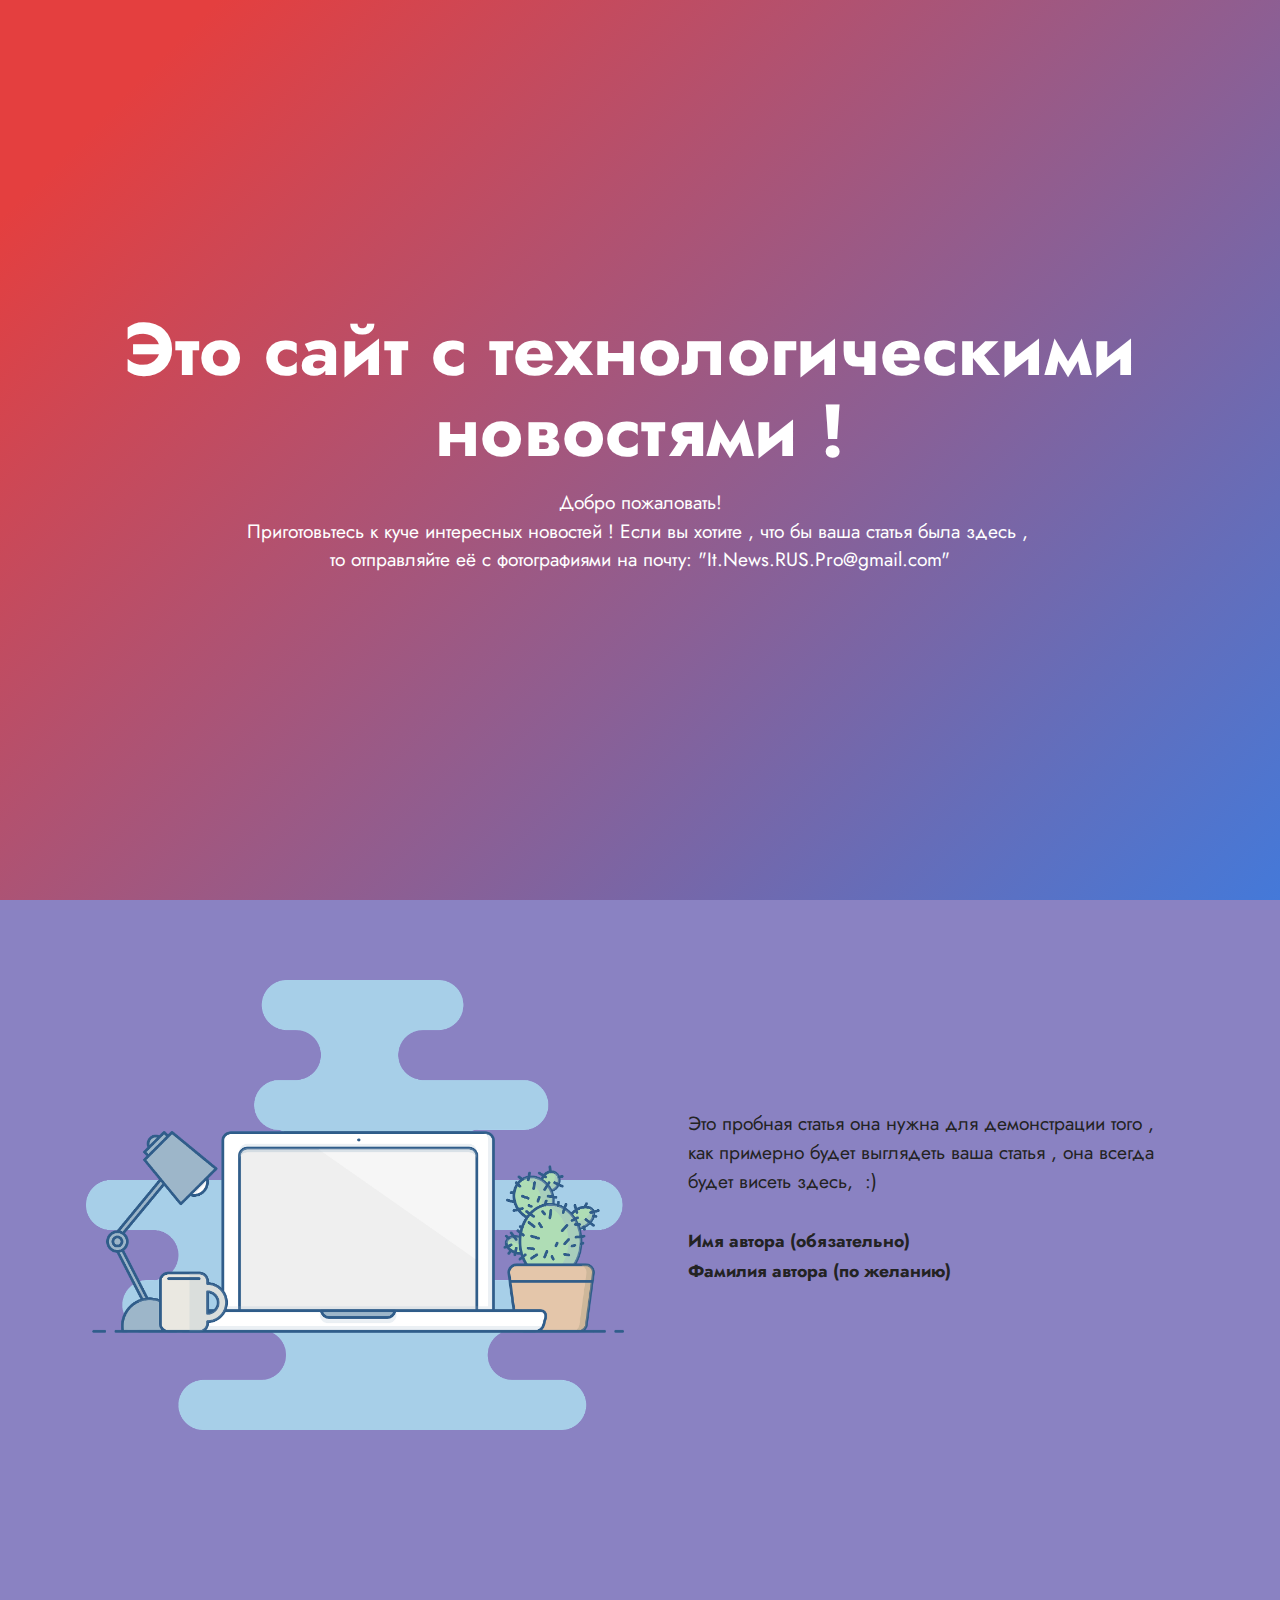
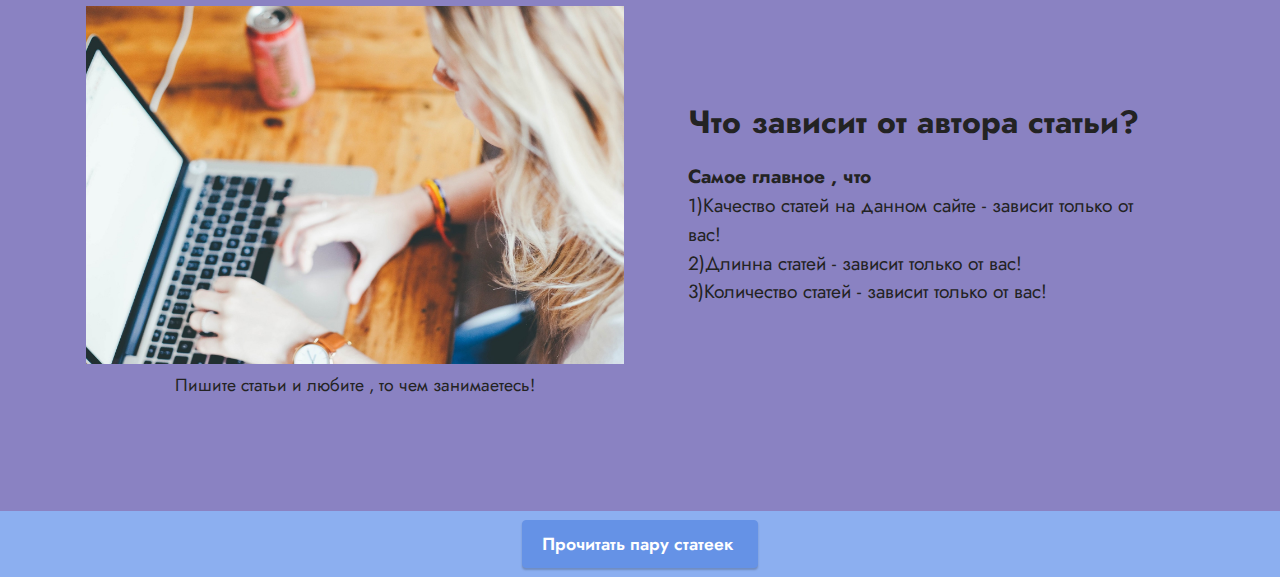
<file: index.html>
<!DOCTYPE html>
<html  >
<head>
  <!-- Site made with Mobirise Website Builder v5.6.8, https://mobirise.com -->
  <meta charset="UTF-8">
  <meta http-equiv="X-UA-Compatible" content="IE=edge">
  <meta name="generator" content="Mobirise v5.6.8, mobirise.com">
  <meta name="twitter:card" content="summary_large_image"/>
  <meta name="twitter:image:src" content="">
  <meta property="og:image" content="">
  <meta name="twitter:title" content="Home">
  <meta name="viewport" content="width=device-width, initial-scale=1, minimum-scale=1">
  <link rel="shortcut icon" href="assets/images/logo5.png" type="image/x-icon">
  <meta name="description" content="">
  
  
  <title>Home</title>
  <link rel="stylesheet" href="assets/bootstrap/css/bootstrap.min.css">
  <link rel="stylesheet" href="assets/bootstrap/css/bootstrap-grid.min.css">
  <link rel="stylesheet" href="assets/bootstrap/css/bootstrap-reboot.min.css">
  <link rel="stylesheet" href="assets/theme/css/style.css">
  <link rel="preload" href="https://fonts.googleapis.com/css?family=Jost:100,200,300,400,500,600,700,800,900,100i,200i,300i,400i,500i,600i,700i,800i,900i&display=swap" as="style" onload="this.onload=null;this.rel='stylesheet'">
  <noscript><link rel="stylesheet" href="https://fonts.googleapis.com/css?family=Jost:100,200,300,400,500,600,700,800,900,100i,200i,300i,400i,500i,600i,700i,800i,900i&display=swap"></noscript>
  <link rel="preload" as="style" href="assets/mobirise/css/mbr-additional.css"><link rel="stylesheet" href="assets/mobirise/css/mbr-additional.css" type="text/css">
  
  
  
  
</head>
<body>
  
  <section data-bs-version="5.1" class="header18 cid-t5eNy3WmqI mbr-fullscreen" id="header18-0">

    

    
    

    <div class="align-center container-fluid">
        <div class="row justify-content-center">
            <div class="col-12 col-lg-11">
                <h1 class="mbr-section-title mbr-fonts-style mbr-white mb-3 display-1"><strong>Это сайт с технологическими&nbsp; новостями !</strong></h1>
                
                <p class="mbr-text mbr-fonts-style mbr-white display-7">Добро пожаловать! <br>Приготовьтесь к куче интересных новостей ! Если вы хотите , что бы ваша статья была здесь ,&nbsp;<br>то отправляйте её с фотографиями на почту: "It.News.RUS.Pro@gmail.com"</p>
                
            </div>
        </div>
    </div>
</section>

<section data-bs-version="5.1" class="testimonials1 cid-t5eSkUOCcX" id="testimonials1-1">
    

    
    
    <div class="container">
        
        <div class="row align-items-center">
            <div class="col-12 col-md-6">
                <div class="image-wrapper">
                    <img src="assets/images/mbr.png" alt="Mobirise Website Builder">
                </div>
            </div>
            <div class="col-12 col-md">
                <div class="text-wrapper">
                    <p class="mbr-text mbr-fonts-style mb-4 display-7">Это пробная статья она нужна для демонстрации того , как примерно будет выглядеть ваша статья , она всегда будет висеть здесь,&nbsp; :)</p>
                    <p class="name mbr-fonts-style mb-1 display-4"><strong>Имя автора (обязательно)</strong></p>
                    <p class="position mbr-fonts-style display-4"><strong>Фамилия автора (по желанию)</strong></p>
                </div>
            </div>
        </div>
    </div>
</section>

<section data-bs-version="5.1" class="image1 cid-t5kgQMEmjy" id="image1-d">
    

    
    

    <div class="container">
        <div class="row align-items-center">
            <div class="col-12 col-lg-6">
                <div class="image-wrapper">
                    <img src="assets/images/mbr.jpg" alt="Mobirise Website Builder">
                    <p class="mbr-description mbr-fonts-style pt-2 align-center display-4">Пишите статьи и любите , то чем занимаетесь!</p>
                </div>
            </div>
            <div class="col-12 col-lg">
                <div class="text-wrapper">
                    <h3 class="mbr-section-title mbr-fonts-style mb-3 display-5"><strong>Что зависит от автора статьи?</strong></h3>
                    <p class="mbr-text mbr-fonts-style display-7"><strong>Самое главное , что <br></strong>1)Качество статей на данном сайте - зависит только от вас! <br>2)Длинна статей - зависит только от вас!&nbsp;<br>3)Количество статей - зависит только от вас!</p>
                </div>
            </div>
        </div>
    </div>
</section>

<section data-bs-version="5.1" class="content11 cid-t5f3tTS623" id="content11-6">
    
    <div class="container">
        <div class="row justify-content-center">
            <div class="col-md-12 col-lg-4">
                <div class="mbr-section-btn align-center"><a class="btn btn-primary display-4" href="page1.html">Прочитать пару статеек&nbsp;</a></div>
            </div>
        </div>
    </div>


      
</body>
</html>
</file>
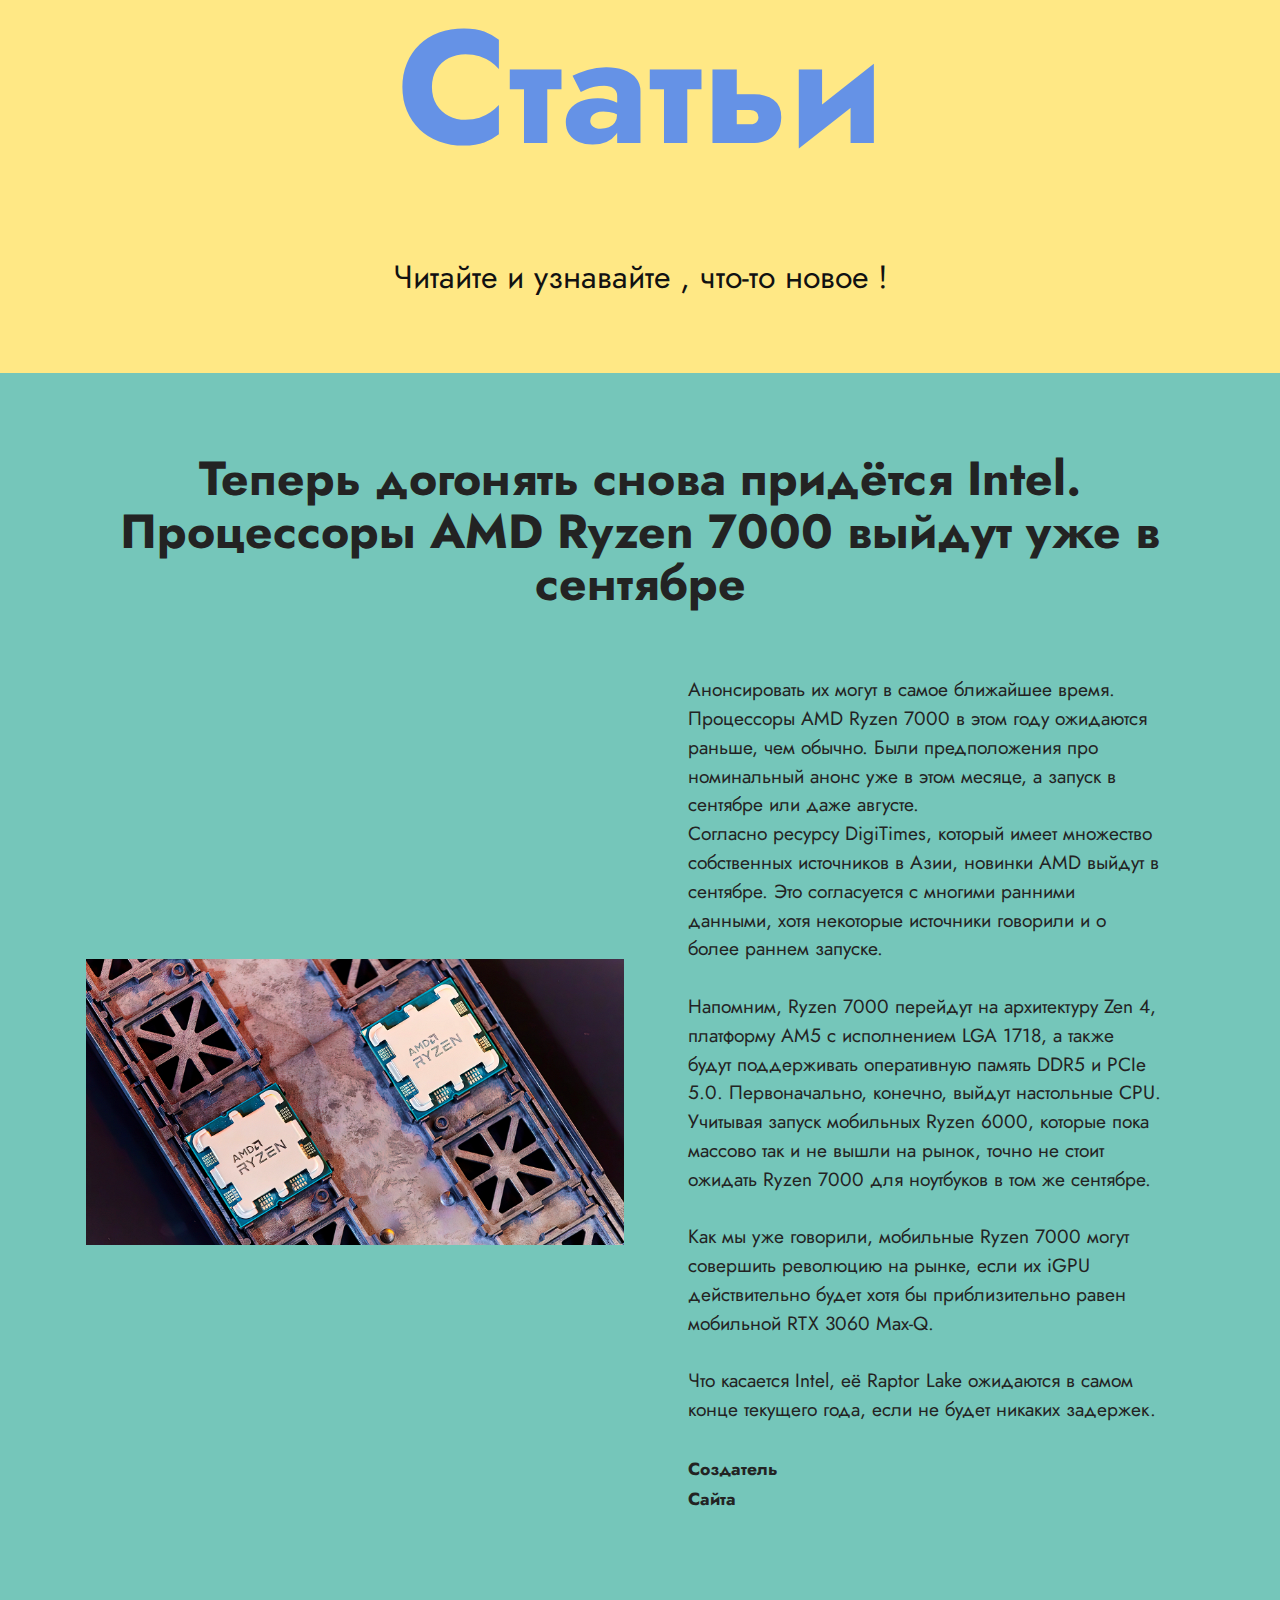
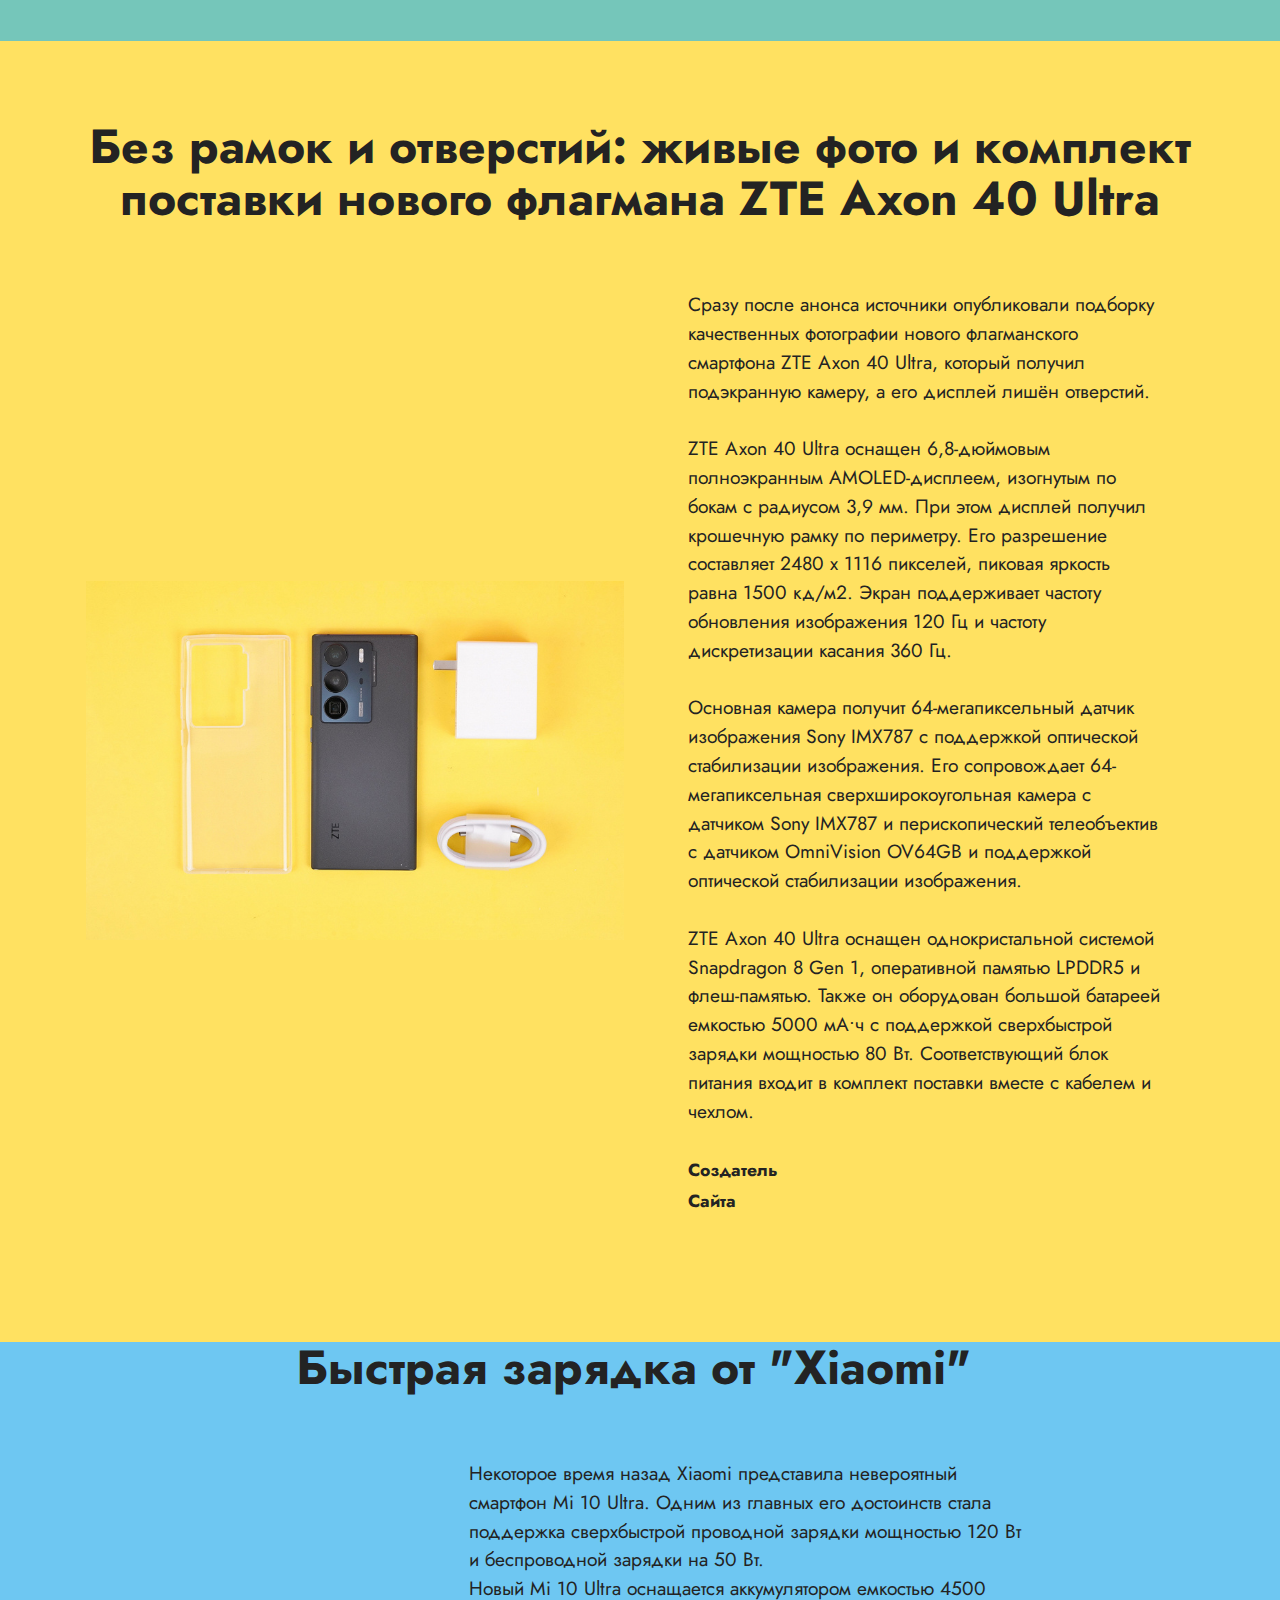
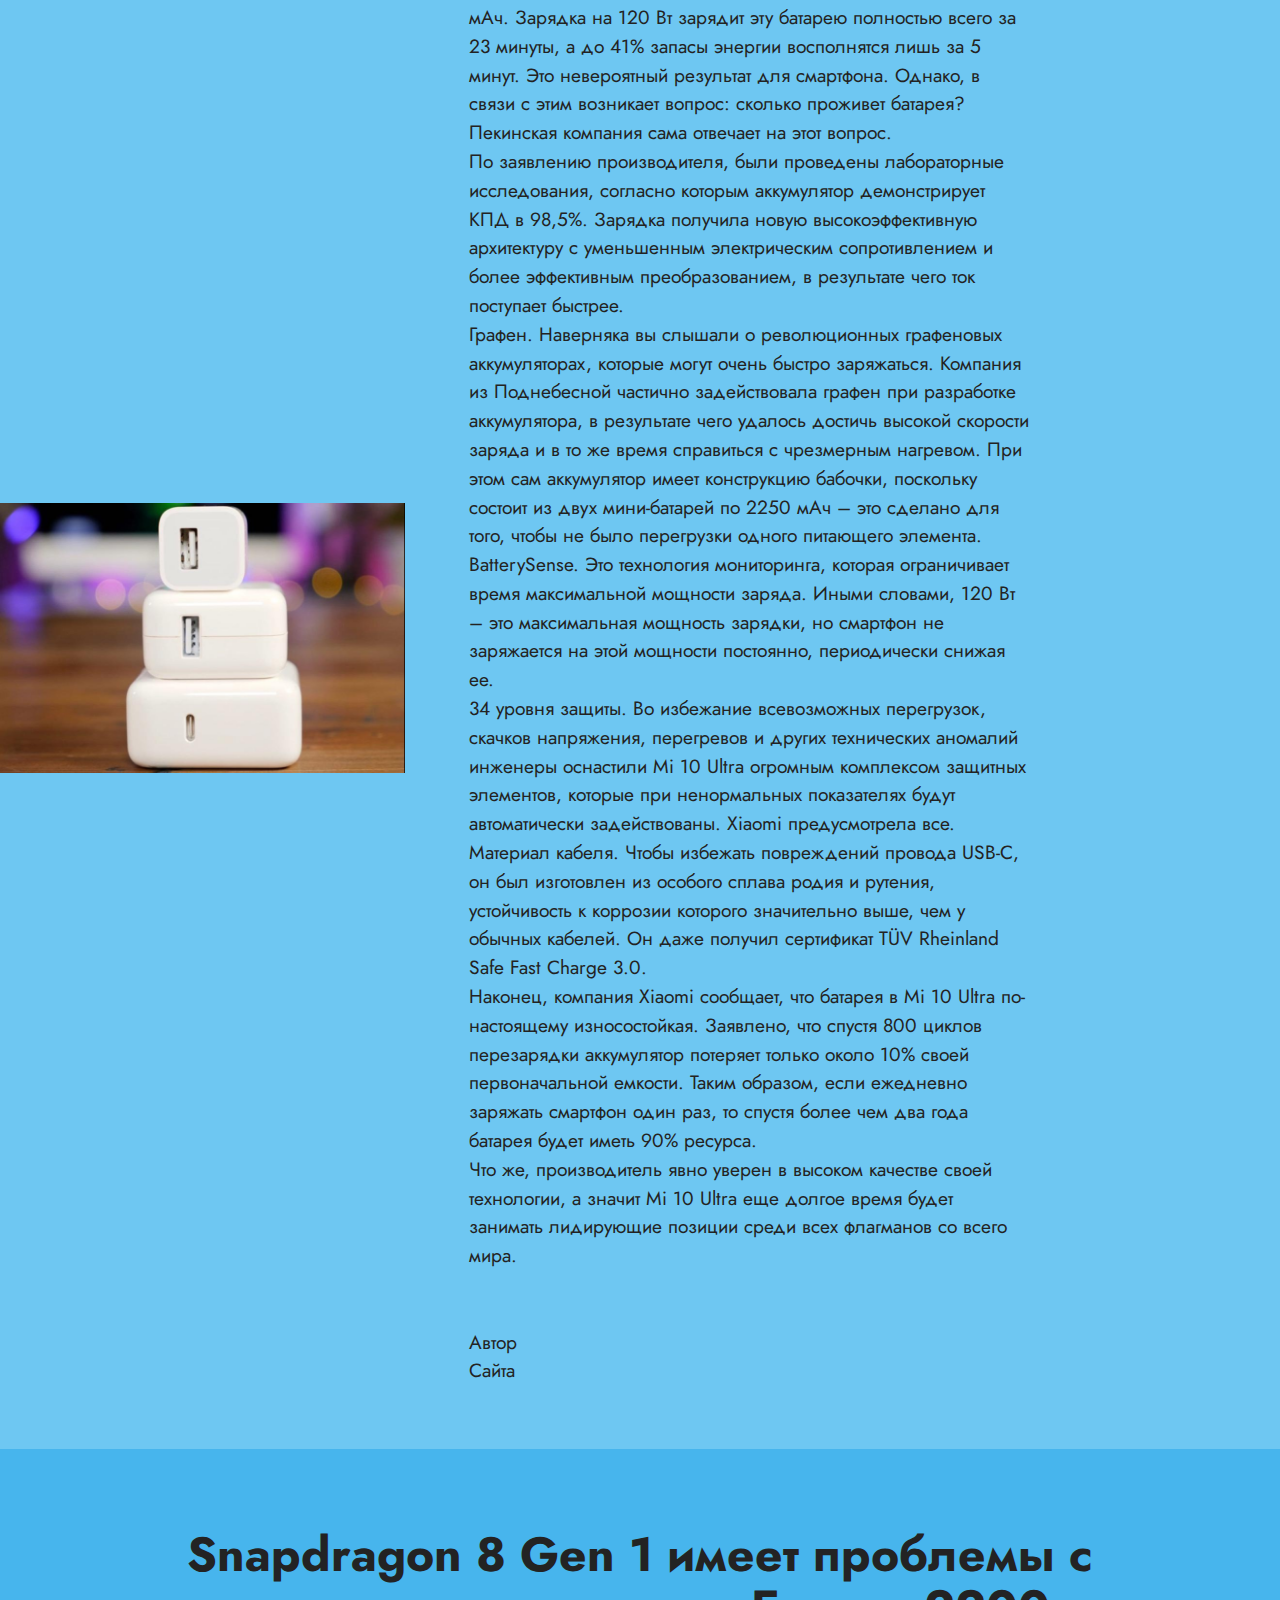
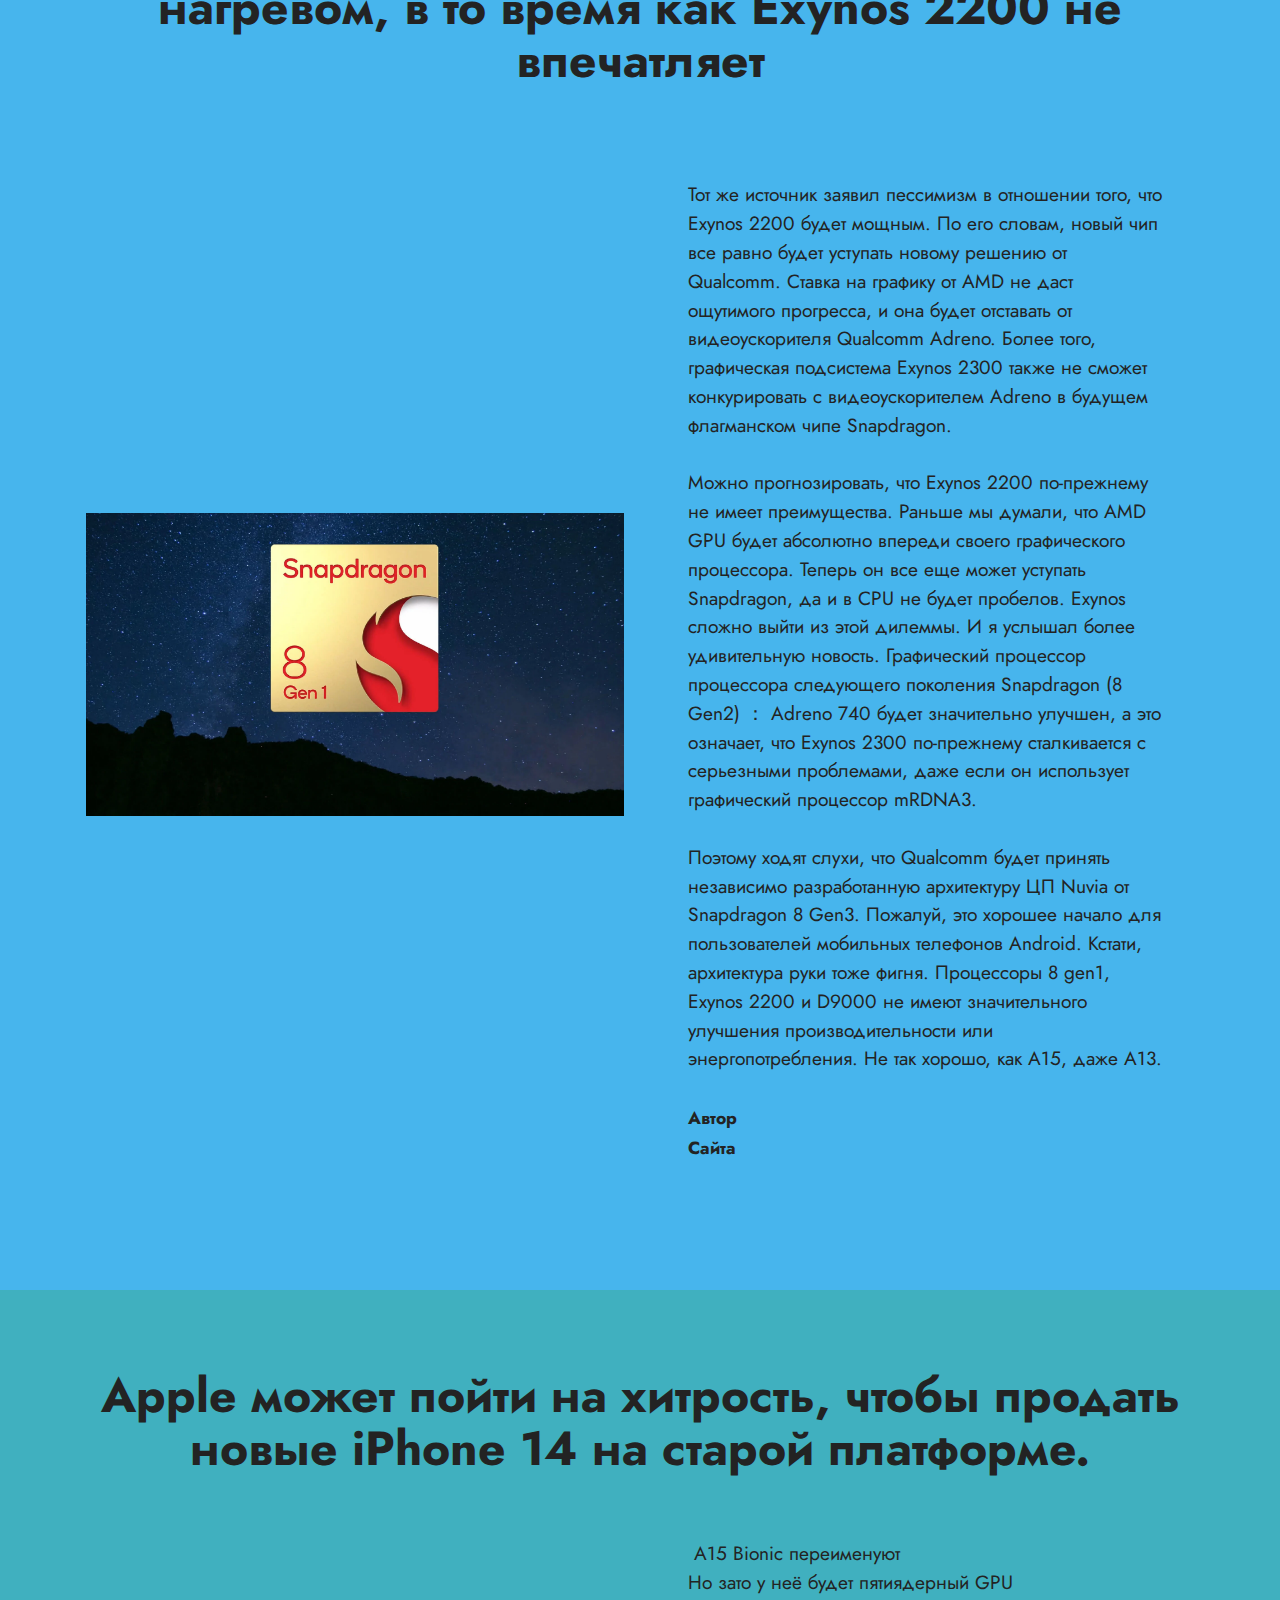
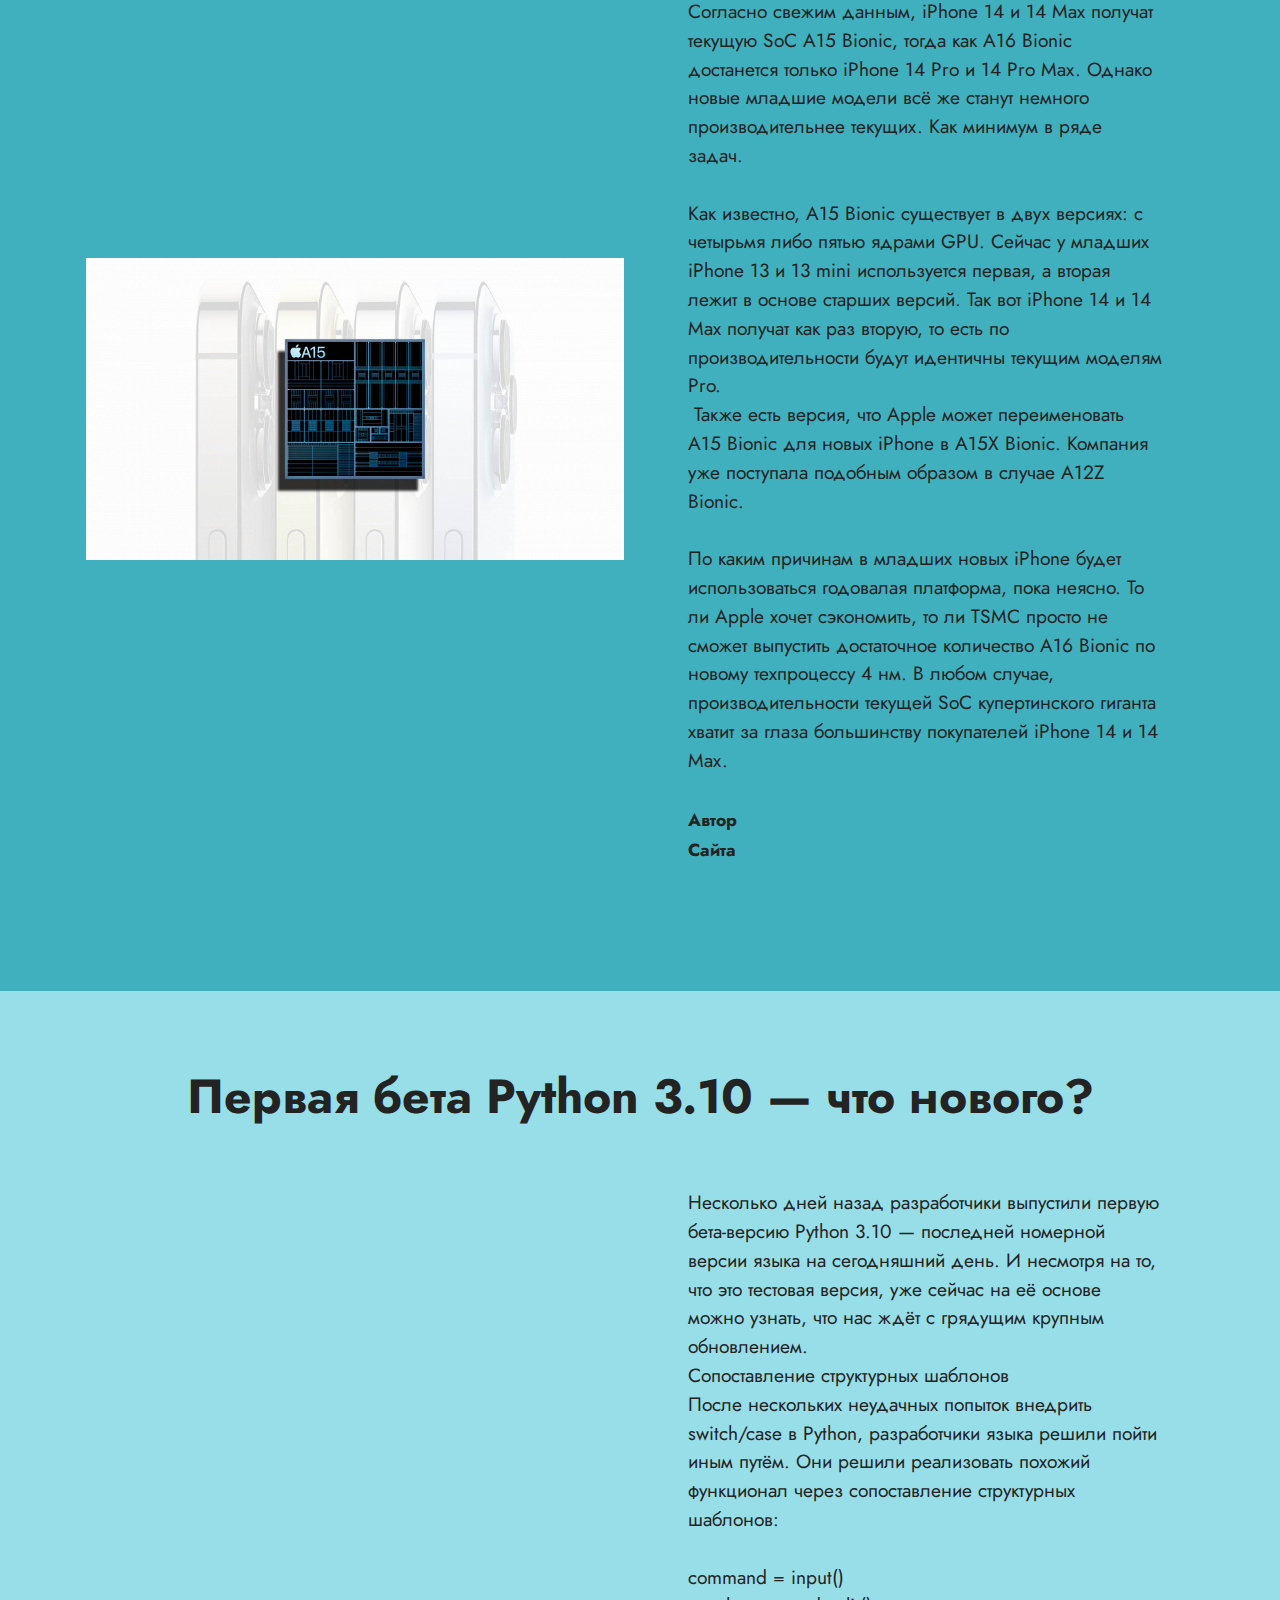
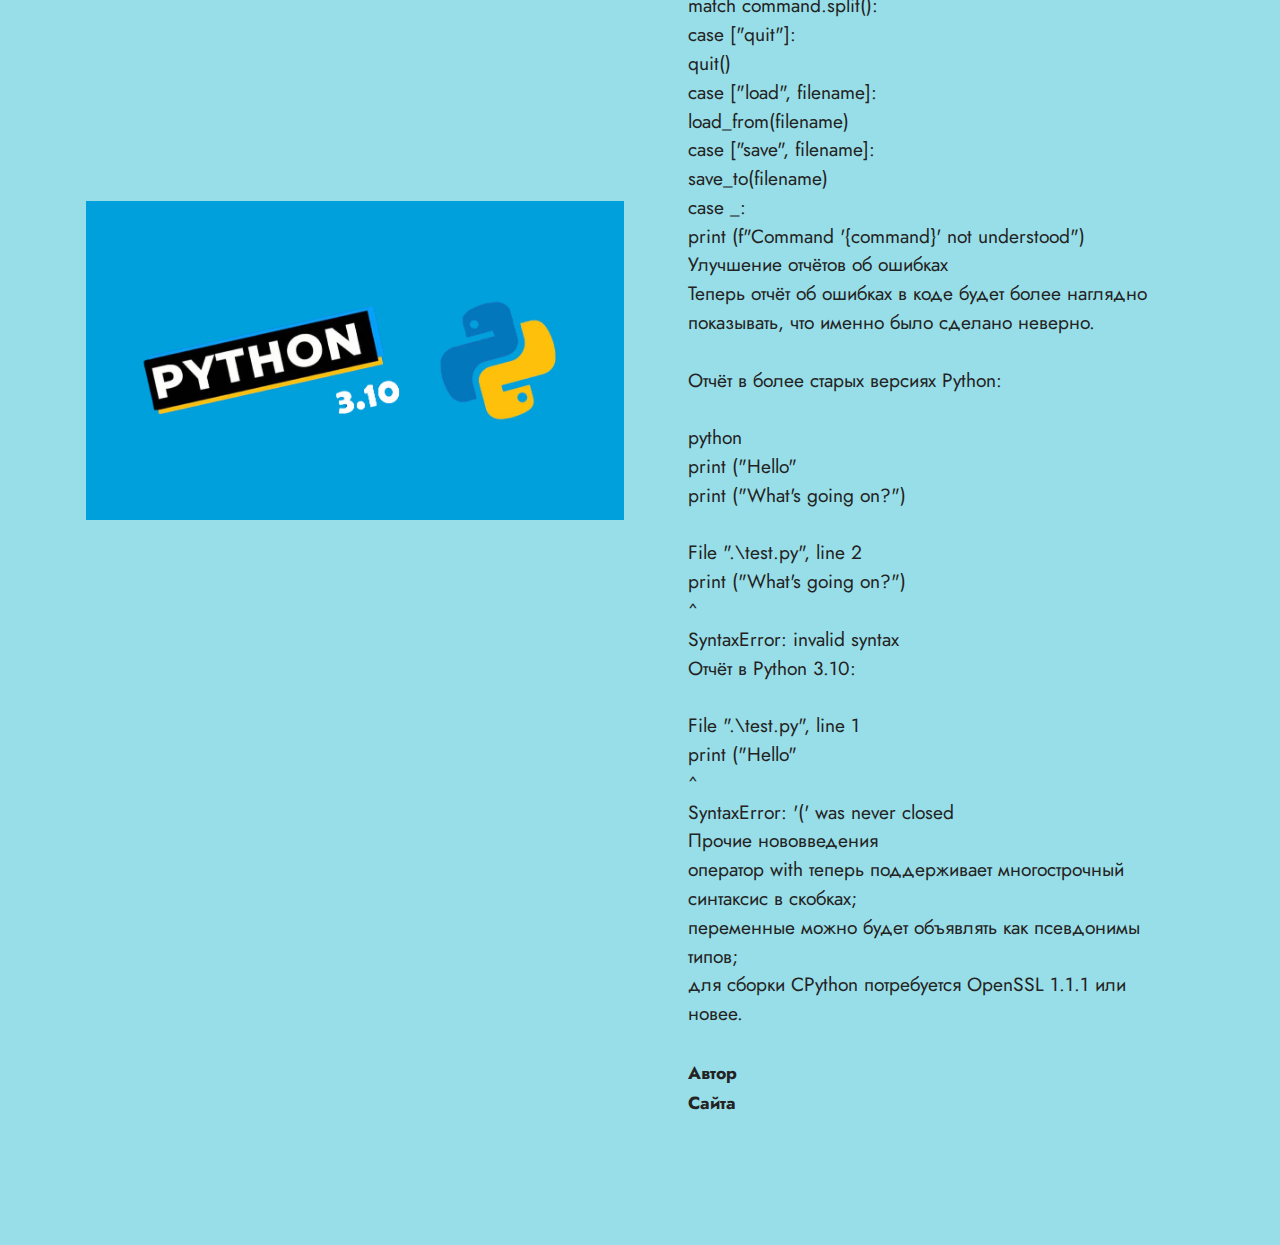
<file: page1.html>
<!DOCTYPE html>
<html  >
<head>
  <!-- Site made with Mobirise Website Builder v5.6.8, https://mobirise.com -->
  <meta charset="UTF-8">
  <meta http-equiv="X-UA-Compatible" content="IE=edge">
  <meta name="generator" content="Mobirise v5.6.8, mobirise.com">
  <meta name="twitter:card" content="summary_large_image"/>
  <meta name="twitter:image:src" content="">
  <meta property="og:image" content="">
  <meta name="twitter:title" content="Статьи">
  <meta name="viewport" content="width=device-width, initial-scale=1, minimum-scale=1">
  <link rel="shortcut icon" href="assets/images/logo5.png" type="image/x-icon">
  <meta name="description" content="">
  
  
  <title>Статьи</title>
  <link rel="stylesheet" href="assets/web/assets/mobirise-icons2/mobirise2.css">
  <link rel="stylesheet" href="assets/bootstrap/css/bootstrap.min.css">
  <link rel="stylesheet" href="assets/bootstrap/css/bootstrap-grid.min.css">
  <link rel="stylesheet" href="assets/bootstrap/css/bootstrap-reboot.min.css">
  <link rel="stylesheet" href="assets/theme/css/style.css">
  <link rel="preload" href="https://fonts.googleapis.com/css?family=Jost:100,200,300,400,500,600,700,800,900,100i,200i,300i,400i,500i,600i,700i,800i,900i&display=swap" as="style" onload="this.onload=null;this.rel='stylesheet'">
  <noscript><link rel="stylesheet" href="https://fonts.googleapis.com/css?family=Jost:100,200,300,400,500,600,700,800,900,100i,200i,300i,400i,500i,600i,700i,800i,900i&display=swap"></noscript>
  <link rel="preload" as="style" href="assets/mobirise/css/mbr-additional.css"><link rel="stylesheet" href="assets/mobirise/css/mbr-additional.css" type="text/css">
  
  
  
  
</head>
<body>
  
  <section data-bs-version="5.1" class="features21 cid-t5fgsFGLkK" id="features22-b">

    

    
    
    <div class="container">
        <div class="row justify-content-center">
            <div class="col-12 col-md-12">
                <div class="item mbr-flex">
                    <div class="icon-box w-100">
                        <span class="step-number mbr-fonts-style display-1">Статьи</span>
                    </div>
                    <div class="text-box">
                        <h4 class="icon-title card-title mbr-black mbr-fonts-style display-2">&nbsp;</h4>
                        <h5 class="icon-text mbr-black mbr-fonts-style display-5">Читайте и узнавайте , что-то новое !</h5>
                        
                    </div>
                </div>
                
                
                
                
                
                
                
            </div>
        </div>
    </div>
</section>

<section data-bs-version="5.1" class="testimonials1 cid-t5kP0Pme7e" id="testimonials1-f">
    

    
    
    <div class="container">
        <h3 class="mbr-section-title mbr-fonts-style align-center mb-4 display-2"><strong>Теперь догонять снова придётся Intel. Процессоры AMD Ryzen 7000 выйдут уже в сентябре</strong></h3>
        <div class="row align-items-center">
            <div class="col-12 col-md-6">
                <div class="image-wrapper">
                    <img src="assets/images/amd-ryzen-7000-zen-4-desktop-cpus-custom-1-2060x1098-large.png" alt="Mobirise Website Builder">
                </div>
            </div>
            <div class="col-12 col-md">
                <div class="text-wrapper">
                    <p class="mbr-text mbr-fonts-style mb-4 display-7">Анонсировать их могут в самое ближайшее время.<br>Процессоры AMD Ryzen 7000 в этом году ожидаются раньше, чем обычно. Были предположения про номинальный анонс уже в этом месяце, а запуск в сентябре или даже августе.  <br>Согласно ресурсу DigiTimes, который имеет множество собственных источников в Азии, новинки AMD выйдут в сентябре. Это согласуется с многими ранними данными, хотя некоторые источники говорили и о более раннем запуске.  <br><br>Напомним, Ryzen 7000 перейдут на архитектуру Zen 4, платформу AM5 с исполнением LGA 1718, а также будут поддерживать оперативную память DDR5 и PCIe 5.0. Первоначально, конечно, выйдут настольные CPU. Учитывая запуск мобильных Ryzen 6000, которые пока массово так и не вышли на рынок, точно не стоит ожидать Ryzen 7000 для ноутбуков в том же сентябре. <br><br>Как мы уже говорили, мобильные Ryzen 7000 могут совершить революцию на рынке, если их iGPU действительно будет хотя бы приблизительно равен мобильной RTX 3060 Max-Q.<br><br>Что касается Intel, её Raptor Lake ожидаются в самом конце текущего года, если не будет никаких задержек.&nbsp;<br></p>
                    <p class="name mbr-fonts-style mb-1 display-4"><strong>Создатель</strong></p>
                    <p class="position mbr-fonts-style display-4"><strong>Сайта</strong></p>
                </div>
            </div>
        </div>
    </div>
</section>

<section data-bs-version="5.1" class="testimonials1 cid-t5kP04yAWi" id="testimonials1-e">
    

    
    
    <div class="container">
        <h3 class="mbr-section-title mbr-fonts-style align-center mb-4 display-2"><strong>Без рамок и отверстий: живые фото и комплект поставки нового флагмана ZTE Axon 40 Ultra</strong></h3>
        <div class="row align-items-center">
            <div class="col-12 col-md-6">
                <div class="image-wrapper">
                    <img src="assets/images/12dfbaf4-b13f-4fa4-bccf-9a15030c7ebd-large.jpg" alt="Mobirise Website Builder">
                </div>
            </div>
            <div class="col-12 col-md">
                <div class="text-wrapper">
                    <p class="mbr-text mbr-fonts-style mb-4 display-7">Сразу после анонса источники опубликовали подборку качественных фотографии нового флагманского смартфона ZTE Axon 40 Ultra, который получил подэкранную камеру, а его дисплей лишён отверстий.<br><br>ZTE Axon 40 Ultra оснащен 6,8-дюймовым полноэкранным AMOLED-дисплеем, изогнутым по бокам с радиусом 3,9 мм. При этом дисплей получил крошечную рамку по периметру. Его разрешение составляет 2480 x 1116 пикселей, пиковая яркость равна 1500 кд/м2. Экран поддерживает частоту обновления изображения 120 Гц и частоту дискретизации касания 360 Гц.<br><br>Основная камера получит 64-мегапиксельный датчик изображения Sony IMX787 с поддержкой оптической стабилизации изображения. Его сопровождает 64-мегапиксельная сверхширокоугольная камера с датчиком Sony IMX787 и перископический телеобъектив с датчиком OmniVision OV64GB и поддержкой оптической стабилизации изображения.<br><br>ZTE Axon 40 Ultra оснащен однокристальной системой Snapdragon 8 Gen 1, оперативной памятью LPDDR5 и флеш-памятью. Также он оборудован большой батареей емкостью 5000 мА•ч с поддержкой сверхбыстрой зарядки мощностью 80 Вт.  Соответствующий блок питания входит в комплект поставки вместе с кабелем и чехлом.<br></p>
                    <p class="name mbr-fonts-style mb-1 display-4"><strong>Создатель</strong></p>
                    <p class="position mbr-fonts-style display-4"><strong>Сайта&nbsp;</strong></p>
                </div>
            </div>
        </div>
    </div>
</section>

<section data-bs-version="5.1" class="testimonials1 cid-t5f4NaPZ1y" id="testimonials1-7">
    

    
    
    <div>
        <h3 class="mbr-section-title mbr-fonts-style align-center mb-4 display-2"><strong>Быстрая зарядка от "Xiaomi"&nbsp;</strong></h3>
        <div class="row align-items-center">
            <div class="col-12 col-md-4">
                <div class="image-wrapper">
                    <img src="assets/images/iphone-apple-power-delivery-53.jpeg" alt="Mobirise Website Builder">
                </div>
            </div>
            <div class="col-12 col-md col-lg-6">
                <div class="text-wrapper">
                    <p class="mbr-text mbr-fonts-style mb-4 display-7">Некоторое время назад Xiaomi представила невероятный смартфон Mi 10 Ultra. Одним из главных его достоинств стала поддержка сверхбыстрой проводной зарядки мощностью 120 Вт и беспроводной зарядки на 50 Вт.<br>Новый Mi 10 Ultra оснащается аккумулятором емкостью 4500 мАч. Зарядка на 120 Вт зарядит эту батарею полностью всего за 23 минуты, а до 41% запасы энергии восполнятся лишь за 5 минут. Это невероятный результат для смартфона. Однако, в связи с этим возникает вопрос: сколько проживет батарея? Пекинская компания сама отвечает на этот вопрос.<br>По заявлению производителя, были проведены лабораторные исследования, согласно которым аккумулятор демонстрирует КПД в 98,5%. Зарядка получила новую высокоэффективную архитектуру с уменьшенным электрическим сопротивлением и более эффективным преобразованием, в результате чего ток поступает быстрее.<br>Графен. Наверняка вы слышали о революционных графеновых аккумуляторах, которые могут очень быстро заряжаться. Компания из Поднебесной частично задействовала графен при разработке аккумулятора, в результате чего удалось достичь высокой скорости заряда и в то же время справиться с чрезмерным нагревом. При этом сам аккумулятор имеет конструкцию бабочки, поскольку состоит из двух мини-батарей по 2250 мАч – это сделано для того, чтобы не было перегрузки одного питающего элемента.<br>BatterySense. Это технология мониторинга, которая ограничивает время максимальной мощности заряда. Иными словами, 120 Вт – это максимальная мощность зарядки, но смартфон не заряжается на этой мощности постоянно, периодически снижая ее.<br>34 уровня защиты. Во избежание всевозможных перегрузок, скачков напряжения, перегревов и других технических аномалий инженеры оснастили Mi 10 Ultra огромным комплексом защитных элементов, которые при ненормальных показателях будут автоматически задействованы. Xiaomi предусмотрела все.<br>Материал кабеля. Чтобы избежать повреждений провода USB-C, он был изготовлен из особого сплава родия и рутения, устойчивость к коррозии которого значительно выше, чем у обычных кабелей. Он даже получил сертификат TÜV Rheinland Safe Fast Charge 3.0.<br>Наконец, компания Xiaomi сообщает, что батарея в Mi 10 Ultra по-настоящему износостойкая. Заявлено, что спустя 800 циклов перезарядки аккумулятор потеряет только около 10% своей первоначальной емкости. Таким образом, если ежедневно заряжать смартфон один раз, то спустя более чем два года батарея будет иметь 90% ресурса.<br>Что же, производитель явно уверен в высоком качестве своей технологии, а значит Mi 10 Ultra еще долгое время будет занимать лидирующие позиции среди всех флагманов со всего мира.<br><br><br>Автор<br>Сайта</p>
                    
                    
                </div>
            </div>
        </div>
    </div>
</section>

<section data-bs-version="5.1" class="testimonials1 cid-t5f4NGZfwG" id="testimonials1-8">
    

    
    
    <div class="container">
        <h3 class="mbr-section-title mbr-fonts-style align-center mb-4 display-2"><strong>Snapdragon 8 Gen 1 имеет проблемы с нагревом, в то время как Exynos 2200 не впечатляет</strong></h3>
        <div class="row align-items-center">
            <div class="col-12 col-md-6">
                <div class="image-wrapper">
                    <img src="assets/images/qualcomm-snapdragon-8gen1-.webp" alt="Mobirise Website Builder">
                </div>
            </div>
            <div class="col-12 col-md">
                <div class="text-wrapper">
                    <p class="mbr-text mbr-fonts-style mb-4 display-7"><br>Тот же источник заявил пессимизм в отношении того, что Exynos 2200 будет мощным. По его словам, новый чип все равно будет уступать новому решению от Qualcomm. Ставка на графику от AMD не даст ощутимого прогресса, и она будет отставать от видеоускорителя Qualcomm Adreno. Более того, графическая подсистема Exynos 2300 также не сможет конкурировать с видеоускорителем Adreno в будущем флагманском чипе Snapdragon.<br><br>Можно прогнозировать, что Exynos 2200 по-прежнему не имеет преимущества. Раньше мы думали, что AMD GPU будет абсолютно впереди своего графического процессора. Теперь он все еще может уступать Snapdragon, да и в CPU не будет пробелов. Exynos сложно выйти из этой дилеммы. И я услышал более удивительную новость. Графический процессор процессора следующего поколения Snapdragon (8 Gen2) ： Adreno 740 будет значительно улучшен, а это означает, что Exynos 2300 по-прежнему сталкивается с серьезными проблемами, даже если он использует графический процессор mRDNA3.<br><br>Поэтому ходят слухи, что Qualcomm будет принять независимо разработанную архитектуру ЦП Nuvia от Snapdragon 8 Gen3. Пожалуй, это хорошее начало для пользователей мобильных телефонов Android. Кстати, архитектура руки тоже фигня. Процессоры 8 gen1, Exynos 2200 и D9000 не имеют значительного улучшения производительности или энергопотребления. Не так хорошо, как A15, даже A13.</p>
                    <p class="name mbr-fonts-style mb-1 display-4"><strong>Автор</strong></p>
                    <p class="position mbr-fonts-style display-4"><strong>Сайта</strong></p>
                </div>
            </div>
        </div>
    </div>
</section>

<section data-bs-version="5.1" class="testimonials1 cid-t5f4ObxKz8" id="testimonials1-9">
    

    
    
    <div class="container">
        <h3 class="mbr-section-title mbr-fonts-style align-center mb-4 display-2"><strong>Apple может пойти на хитрость, чтобы продать новые iPhone 14 на старой платформе.</strong></h3>
        <div class="row align-items-center">
            <div class="col-12 col-md-6">
                <div class="image-wrapper">
                    <img src="assets/images/a15-bionic-3-large.jpg" alt="Mobirise Website Builder">
                </div>
            </div>
            <div class="col-12 col-md">
                <div class="text-wrapper">
                    <p class="mbr-text mbr-fonts-style mb-4 display-7">&nbsp;A15 Bionic переименуют<br>Но зато у неё будет пятиядерный GPU<br>Согласно свежим данным, iPhone 14 и 14 Max получат текущую SoC A15 Bionic, тогда как A16 Bionic достанется только iPhone 14 Pro и 14 Pro Max. Однако новые младшие модели всё же станут немного производительнее текущих. Как минимум в ряде задач. <br><br>Как известно, A15 Bionic существует в двух версиях: с четырьмя либо пятью ядрами GPU. Сейчас у младших iPhone 13 и 13 mini используется первая, а вторая лежит в основе старших версий. Так вот iPhone 14 и 14 Max получат как раз вторую, то есть по производительности будут идентичны текущим моделям Pro.<br>&nbsp;Также есть версия, что Apple может переименовать A15 Bionic для новых iPhone в A15X Bionic. Компания уже поступала подобным образом в случае A12Z Bionic.  <br><br>По каким причинам в младших новых iPhone будет использоваться годовалая платформа, пока неясно. То ли Apple хочет сэкономить, то ли TSMC просто не сможет выпустить достаточное количество A16 Bionic по новому техпроцессу 4 нм. В любом случае, производительности текущей SoC купертинского гиганта хватит за глаза большинству покупателей iPhone 14 и 14 Max.&nbsp;&nbsp;<br></p>
                    <p class="name mbr-fonts-style mb-1 display-4"><strong>Автор&nbsp;</strong></p>
                    <p class="position mbr-fonts-style display-4"><strong>Сайта</strong></p>
                </div>
            </div>
        </div>
    </div>
</section>

<section data-bs-version="5.1" class="testimonials1 cid-t5f4OO3zae" id="testimonials1-a">
    

    
    
    <div class="container">
        <h3 class="mbr-section-title mbr-fonts-style align-center mb-4 display-2"><strong>Первая бета Python 3.10 — что нового?</strong></h3>
        <div class="row align-items-center">
            <div class="col-12 col-md-6">
                <div class="image-wrapper">
                    <img src="assets/images/1-4.jpg" alt="Mobirise Website Builder">
                </div>
            </div>
            <div class="col-12 col-md">
                <div class="text-wrapper">
                    <p class="mbr-text mbr-fonts-style mb-4 display-7">Несколько дней назад разработчики выпустили первую бета-версию Python 3.10 — последней номерной версии языка на сегодняшний день. И несмотря на то, что это тестовая версия, уже сейчас на её основе можно узнать, что нас ждёт с грядущим крупным обновлением.<br>Сопоставление структурных шаблонов<br>После нескольких неудачных попыток внедрить switch/case в Python, разработчики языка решили пойти иным путём. Они решили реализовать похожий функционал через сопоставление структурных шаблонов:<br><br>command = input()<br>match command.split():<br>    case ["quit"]:<br>        quit()<br>    case ["load", filename]:<br>        load_from(filename)<br>    case ["save", filename]:<br>        save_to(filename)<br>    case _:<br>        print (f"Command '{command}' not understood")<br>Улучшение отчётов об ошибках<br>Теперь отчёт об ошибках в коде будет более наглядно показывать, что именно было сделано неверно.<br><br>Отчёт в более старых версиях Python:<br><br>python<br>print ("Hello"<br>print ("What's going on?")<br><br>  File ".\test.py", line 2<br>    print ("What's going on?")<br>    ^<br>SyntaxError: invalid syntax<br>Отчёт в Python 3.10:<br><br>File ".\test.py", line 1<br>    print ("Hello"<br>          ^<br>SyntaxError: '(' was never closed<br>Прочие нововведения<br>оператор with теперь поддерживает многострочный синтаксис в скобках;<br>переменные можно будет объявлять как псевдонимы типов;<br>для сборки CPython потребуется OpenSSL 1.1.1 или новее.<br></p>
                    <p class="name mbr-fonts-style mb-1 display-4"><strong>Автор</strong></p>
                    <p class="position mbr-fonts-style display-4"><strong>Сайта</strong></p>
                </div>
            </div>
        </div>
    </div>
   
</body>
</html>
</file>
<file: assets/theme/css/style.css>
@charset "UTF-8";
section {
  background-color: #ffffff;
}

body {
  font-style: normal;
  line-height: 1.5;
  font-weight: 400;
  color: #232323;
  position: relative;
}

button {
  background-color: transparent;
  border-color: transparent;
}

section,
.container,
.container-fluid {
  position: relative;
  word-wrap: break-word;
}

a.mbr-iconfont:hover {
  text-decoration: none;
}

.article .lead p,
.article .lead ul,
.article .lead ol,
.article .lead pre,
.article .lead blockquote {
  margin-bottom: 0;
}

a {
  font-style: normal;
  font-weight: 400;
  cursor: pointer;
}
a, a:hover {
  text-decoration: none;
}

.mbr-section-title {
  font-style: normal;
  line-height: 1.3;
}

.mbr-section-subtitle {
  line-height: 1.3;
}

.mbr-text {
  font-style: normal;
  line-height: 1.7;
}

h1,
h2,
h3,
h4,
h5,
h6,
.display-1,
.display-2,
.display-4,
.display-5,
.display-7,
span,
p,
a {
  line-height: 1;
  word-break: break-word;
  word-wrap: break-word;
  font-weight: 400;
}

b,
strong {
  font-weight: bold;
}

input:-webkit-autofill, input:-webkit-autofill:hover, input:-webkit-autofill:focus, input:-webkit-autofill:active {
  transition-delay: 9999s;
  -webkit-transition-property: background-color, color;
  transition-property: background-color, color;
}

textarea[type=hidden] {
  display: none;
}

section {
  background-position: 50% 50%;
  background-repeat: no-repeat;
  background-size: cover;
}
section .mbr-background-video,
section .mbr-background-video-preview {
  position: absolute;
  bottom: 0;
  left: 0;
  right: 0;
  top: 0;
}

.hidden {
  visibility: hidden;
}

.mbr-z-index20 {
  z-index: 20;
}

/*! Base colors */
.mbr-white {
  color: #ffffff;
}

.mbr-black {
  color: #111111;
}

.mbr-bg-white {
  background-color: #ffffff;
}

.mbr-bg-black {
  background-color: #000000;
}

/*! Text-aligns */
.align-left {
  text-align: left;
}

.align-center {
  text-align: center;
}

.align-right {
  text-align: right;
}

/*! Font-weight  */
.mbr-light {
  font-weight: 300;
}

.mbr-regular {
  font-weight: 400;
}

.mbr-semibold {
  font-weight: 500;
}

.mbr-bold {
  font-weight: 700;
}

/*! Media  */
.media-content {
  flex-basis: 100%;
}

.media-container-row {
  display: flex;
  flex-direction: row;
  flex-wrap: wrap;
  justify-content: center;
  align-content: center;
  align-items: start;
}
.media-container-row .media-size-item {
  width: 400px;
}

.media-container-column {
  display: flex;
  flex-direction: column;
  flex-wrap: wrap;
  justify-content: center;
  align-content: center;
  align-items: stretch;
}
.media-container-column > * {
  width: 100%;
}

@media (min-width: 992px) {
  .media-container-row {
    flex-wrap: nowrap;
  }
}
figure {
  margin-bottom: 0;
  overflow: hidden;
}

figure[mbr-media-size] {
  transition: width 0.1s;
}

img,
iframe {
  display: block;
  width: 100%;
}

.card {
  background-color: transparent;
  border: none;
}

.card-box {
  width: 100%;
}

.card-img {
  text-align: center;
  flex-shrink: 0;
  -webkit-flex-shrink: 0;
}

.media {
  max-width: 100%;
  margin: 0 auto;
}

.mbr-figure {
  align-self: center;
}

.media-container > div {
  max-width: 100%;
}

.mbr-figure img,
.card-img img {
  width: 100%;
}

@media (max-width: 991px) {
  .media-size-item {
    width: auto !important;
  }

  .media {
    width: auto;
  }

  .mbr-figure {
    width: 100% !important;
  }
}
/*! Buttons */
.mbr-section-btn {
  margin-left: -0.6rem;
  margin-right: -0.6rem;
  font-size: 0;
}

.btn {
  font-weight: 600;
  border-width: 1px;
  font-style: normal;
  margin: 0.6rem 0.6rem;
  white-space: normal;
  transition: all 0.2s ease-in-out;
  display: inline-flex;
  align-items: center;
  justify-content: center;
  word-break: break-word;
}

.btn-sm {
  font-weight: 600;
  letter-spacing: 0px;
  transition: all 0.3s ease-in-out;
}

.btn-md {
  font-weight: 600;
  letter-spacing: 0px;
  transition: all 0.3s ease-in-out;
}

.btn-lg {
  font-weight: 600;
  letter-spacing: 0px;
  transition: all 0.3s ease-in-out;
}

.btn-form {
  margin: 0;
}
.btn-form:hover {
  cursor: pointer;
}

nav .mbr-section-btn {
  margin-left: 0rem;
  margin-right: 0rem;
}

/*! Btn icon margin */
.btn .mbr-iconfont,
.btn.btn-sm .mbr-iconfont {
  order: 1;
  cursor: pointer;
  margin-left: 0.5rem;
  vertical-align: sub;
}

.btn.btn-md .mbr-iconfont,
.btn.btn-md .mbr-iconfont {
  margin-left: 0.8rem;
}

.mbr-regular {
  font-weight: 400;
}

.mbr-semibold {
  font-weight: 500;
}

.mbr-bold {
  font-weight: 700;
}

[type=submit] {
  -webkit-appearance: none;
}

/*! Full-screen */
.mbr-fullscreen .mbr-overlay {
  min-height: 100vh;
}

.mbr-fullscreen {
  display: flex;
  display: -moz-flex;
  display: -ms-flex;
  display: -o-flex;
  align-items: center;
  min-height: 100vh;
  padding-top: 3rem;
  padding-bottom: 3rem;
}

/*! Map */
.map {
  height: 25rem;
  position: relative;
}
.map iframe {
  width: 100%;
  height: 100%;
}

/*! Scroll to top arrow */
.mbr-arrow-up {
  bottom: 25px;
  right: 90px;
  position: fixed;
  text-align: right;
  z-index: 5000;
  color: #ffffff;
  font-size: 22px;
}

.mbr-arrow-up a {
  background: rgba(0, 0, 0, 0.2);
  border-radius: 50%;
  color: #fff;
  display: inline-block;
  height: 60px;
  width: 60px;
  border: 2px solid #fff;
  outline-style: none !important;
  position: relative;
  text-decoration: none;
  transition: all 0.3s ease-in-out;
  cursor: pointer;
  text-align: center;
}
.mbr-arrow-up a:hover {
  background-color: rgba(0, 0, 0, 0.4);
}
.mbr-arrow-up a i {
  line-height: 60px;
}

.mbr-arrow-up-icon {
  display: block;
  color: #fff;
}

.mbr-arrow-up-icon::before {
  content: "›";
  display: inline-block;
  font-family: serif;
  font-size: 22px;
  line-height: 1;
  font-style: normal;
  position: relative;
  top: 6px;
  left: -4px;
  transform: rotate(-90deg);
}

/*! Arrow Down */
.mbr-arrow {
  position: absolute;
  bottom: 45px;
  left: 50%;
  width: 60px;
  height: 60px;
  cursor: pointer;
  background-color: rgba(80, 80, 80, 0.5);
  border-radius: 50%;
  transform: translateX(-50%);
}
@media (max-width: 767px) {
  .mbr-arrow {
    display: none;
  }
}
.mbr-arrow > a {
  display: inline-block;
  text-decoration: none;
  outline-style: none;
  -webkit-animation: arrowdown 1.7s ease-in-out infinite;
          animation: arrowdown 1.7s ease-in-out infinite;
  color: #ffffff;
}
.mbr-arrow > a > i {
  position: absolute;
  top: -2px;
  left: 15px;
  font-size: 2rem;
}

#scrollToTop a i::before {
  content: "";
  position: absolute;
  display: block;
  border-bottom: 2.5px solid #fff;
  border-left: 2.5px solid #fff;
  width: 27.8%;
  height: 27.8%;
  left: 50%;
  top: 51%;
  transform: translateY(-30%) translateX(-50%) rotate(135deg);
}

@keyframes arrowdown {
  0% {
    transform: translateY(0px);
  }
  50% {
    transform: translateY(-5px);
  }
  100% {
    transform: translateY(0px);
  }
}
@-webkit-keyframes arrowdown {
  0% {
    transform: translateY(0px);
  }
  50% {
    transform: translateY(-5px);
  }
  100% {
    transform: translateY(0px);
  }
}
@media (max-width: 500px) {
  .mbr-arrow-up {
    left: 0;
    right: 0;
    text-align: center;
  }
}
/*Gradients animation*/
@keyframes gradient-animation {
  from {
    background-position: 0% 100%;
    -webkit-animation-timing-function: ease-in-out;
            animation-timing-function: ease-in-out;
  }
  to {
    background-position: 100% 0%;
    -webkit-animation-timing-function: ease-in-out;
            animation-timing-function: ease-in-out;
  }
}
@-webkit-keyframes gradient-animation {
  from {
    background-position: 0% 100%;
    -webkit-animation-timing-function: ease-in-out;
            animation-timing-function: ease-in-out;
  }
  to {
    background-position: 100% 0%;
    -webkit-animation-timing-function: ease-in-out;
            animation-timing-function: ease-in-out;
  }
}
.bg-gradient {
  background-size: 200% 200%;
  animation: gradient-animation 5s infinite alternate;
  -webkit-animation: gradient-animation 5s infinite alternate;
}

.menu .navbar-brand {
  display: -webkit-flex;
}
.menu .navbar-brand span {
  display: flex;
  display: -webkit-flex;
}
.menu .navbar-brand .navbar-caption-wrap {
  display: -webkit-flex;
}
.menu .navbar-brand .navbar-logo img {
  display: -webkit-flex;
  width: auto;
}
@media (min-width: 768px) and (max-width: 991px) {
  .menu .navbar-toggleable-sm .navbar-nav {
    display: -ms-flexbox;
  }
}
@media (max-width: 991px) {
  .menu .navbar-collapse {
    max-height: 93.5vh;
  }
  .menu .navbar-collapse.show {
    overflow: auto;
  }
}
@media (min-width: 992px) {
  .menu .navbar-nav.nav-dropdown {
    display: -webkit-flex;
  }
  .menu .navbar-toggleable-sm .navbar-collapse {
    display: -webkit-flex !important;
  }
  .menu .collapsed .navbar-collapse {
    max-height: 93.5vh;
  }
  .menu .collapsed .navbar-collapse.show {
    overflow: auto;
  }
}
@media (max-width: 767px) {
  .menu .navbar-collapse {
    max-height: 80vh;
  }
}

.nav-link .mbr-iconfont {
  margin-right: 0.5rem;
}

.navbar {
  display: -webkit-flex;
  -webkit-flex-wrap: wrap;
  -webkit-align-items: center;
  -webkit-justify-content: space-between;
}

.navbar-collapse {
  -webkit-flex-basis: 100%;
  -webkit-flex-grow: 1;
  -webkit-align-items: center;
}

.nav-dropdown .link {
  padding: 0.667em 1.667em !important;
  margin: 0 !important;
}

.nav {
  display: -webkit-flex;
  -webkit-flex-wrap: wrap;
}

.row {
  display: -webkit-flex;
  -webkit-flex-wrap: wrap;
}

.justify-content-center {
  -webkit-justify-content: center;
}

.form-inline {
  display: -webkit-flex;
}

.card-wrapper {
  -webkit-flex: 1;
}

.carousel-control {
  z-index: 10;
  display: -webkit-flex;
}

.carousel-controls {
  display: -webkit-flex;
}

.media {
  display: -webkit-flex;
}

.form-group:focus {
  outline: none;
}

.jq-selectbox__select {
  padding: 7px 0;
  position: relative;
}

.jq-selectbox__dropdown {
  overflow: hidden;
  border-radius: 10px;
  position: absolute;
  top: 100%;
  left: 0 !important;
  width: 100% !important;
}

.jq-selectbox__trigger-arrow {
  right: 0;
  transform: translateY(-50%);
}

.jq-selectbox li {
  padding: 1.07em 0.5em;
}

input[type=range] {
  padding-left: 0 !important;
  padding-right: 0 !important;
}

.modal-dialog,
.modal-content {
  height: 100%;
}

.modal-dialog .carousel-inner {
  height: calc(100vh - 1.75rem);
}
@media (max-width: 575px) {
  .modal-dialog .carousel-inner {
    height: calc(100vh - 1rem);
  }
}

.carousel-item {
  text-align: center;
}

.carousel-item img {
  margin: auto;
}

.navbar-toggler {
  align-self: flex-start;
  padding: 0.25rem 0.75rem;
  font-size: 1.25rem;
  line-height: 1;
  background: transparent;
  border: 1px solid transparent;
  border-radius: 0.25rem;
}

.navbar-toggler:focus,
.navbar-toggler:hover {
  text-decoration: none;
  box-shadow: none;
}

.navbar-toggler-icon {
  display: inline-block;
  width: 1.5em;
  height: 1.5em;
  vertical-align: middle;
  content: "";
  background: no-repeat center center;
  background-size: 100% 100%;
}

.navbar-toggler-left {
  position: absolute;
  left: 1rem;
}

.navbar-toggler-right {
  position: absolute;
  right: 1rem;
}

.card-img {
  width: auto;
}

.menu .navbar.collapsed:not(.beta-menu) {
  flex-direction: column;
}

.carousel-item.active,
.carousel-item-next,
.carousel-item-prev {
  display: flex;
}

.note-air-layout .dropup .dropdown-menu,
.note-air-layout .navbar-fixed-bottom .dropdown .dropdown-menu {
  bottom: initial !important;
}

html,
body {
  height: auto;
  min-height: 100vh;
}

.dropup .dropdown-toggle::after {
  display: none;
}

.form-asterisk {
  font-family: initial;
  position: absolute;
  top: -2px;
  font-weight: normal;
}

.form-control-label {
  position: relative;
  cursor: pointer;
  margin-bottom: 0.357em;
  padding: 0;
}

.alert {
  color: #ffffff;
  border-radius: 0;
  border: 0;
  font-size: 1.1rem;
  line-height: 1.5;
  margin-bottom: 1.875rem;
  padding: 1.25rem;
  position: relative;
  text-align: center;
}
.alert.alert-form::after {
  background-color: inherit;
  bottom: -7px;
  content: "";
  display: block;
  height: 14px;
  left: 50%;
  margin-left: -7px;
  position: absolute;
  transform: rotate(45deg);
  width: 14px;
}

.form-control {
  background-color: #ffffff;
  background-clip: border-box;
  color: #232323;
  line-height: 1rem !important;
  height: auto;
  padding: 0.6rem 1.2rem;
  transition: border-color 0.25s ease 0s;
  border: 1px solid transparent !important;
  border-radius: 4px;
  box-shadow: rgba(0, 0, 0, 0.07) 0px 1px 1px 0px, rgba(0, 0, 0, 0.07) 0px 1px 3px 0px, rgba(0, 0, 0, 0.03) 0px 0px 0px 1px;
}
.form-active .form-control:invalid {
  border-color: red;
}

form .row {
  margin-left: -0.6rem;
  margin-right: -0.6rem;
}
form .row [class*=col] {
  padding-left: 0.6rem;
  padding-right: 0.6rem;
}

form .mbr-section-btn {
  margin: 0;
  padding-left: 0.6rem;
  padding-right: 0.6rem;
}

form .btn {
  display: flex;
  padding: 0.6rem 1.2rem;
  margin: 0;
}

form .form-check-input {
  margin-top: 0.5;
}

textarea.form-control {
  line-height: 1.5rem !important;
}

.form-group {
  margin-bottom: 1.2rem;
}

.form-control,
form .btn {
  min-height: 48px;
}

.gdpr-block label span.textGDPR input[name=gdpr] {
  top: 7px;
}

.form-control:focus {
  box-shadow: none;
}

:focus {
  outline: none;
}

.mbr-overlay {
  background-color: #000;
  bottom: 0;
  left: 0;
  opacity: 0.5;
  position: absolute;
  right: 0;
  top: 0;
  z-index: 0;
  pointer-events: none;
}

blockquote {
  font-style: italic;
  padding: 3rem;
  font-size: 1.09rem;
  position: relative;
  border-left: 3px solid;
}

ul,
ol,
pre,
blockquote {
  margin-bottom: 2.3125rem;
}

.mt-4 {
  margin-top: 2rem !important;
}

.mb-4 {
  margin-bottom: 2rem !important;
}

@media (min-width: 992px) {
  .container {
    padding-left: 16px;
    padding-right: 16px;
  }

  .row {
    margin-left: -16px;
    margin-right: -16px;
  }
  .row > [class*=col] {
    padding-left: 16px;
    padding-right: 16px;
  }
}
@media (min-width: 768px) {
  .container-fluid {
    padding-left: 32px;
    padding-right: 32px;
  }
}
@media (min-width: 768px) and (max-width: 991px) {
  .mbr-container {
    padding-left: 32px;
    padding-right: 32px;
  }
}
@media (max-width: 767px) {
  .mbr-container {
    padding-left: 16px;
    padding-right: 16px;
  }
}
.card-wrapper,
.item-wrapper {
  overflow: hidden;
}

.app-video-wrapper > img {
  opacity: 1;
}

.item {
  position: relative;
}

.dropdown-menu .dropdown-menu {
  left: 100%;
}

.dropdown-item + .dropdown-menu {
  display: none;
}

.dropdown-item:hover + .dropdown-menu,
.dropdown-menu:hover {
  display: block;
}

@media (min-aspect-ratio: 16/9) {
  .mbr-video-foreground {
    height: 300% !important;
    top: -100% !important;
  }
}
@media (max-aspect-ratio: 16/9) {
  .mbr-video-foreground {
    width: 300% !important;
    left: -100% !important;
  }
}.engine {
	position: absolute;
	text-indent: -2400px;
	text-align: center;
	padding: 0;
	top: 0;
	left: -2400px;
}
</file>
<file: assets/mobirise/css/mbr-additional.css>
body {
  font-family: Jost;
}
.display-1 {
  font-family: 'Jost', sans-serif;
  font-size: 4.6rem;
  line-height: 1.1;
}
.display-1 > .mbr-iconfont {
  font-size: 5.75rem;
}
.display-2 {
  font-family: 'Jost', sans-serif;
  font-size: 3rem;
  line-height: 1.1;
}
.display-2 > .mbr-iconfont {
  font-size: 3.75rem;
}
.display-4 {
  font-family: 'Jost', sans-serif;
  font-size: 1.1rem;
  line-height: 1.5;
}
.display-4 > .mbr-iconfont {
  font-size: 1.375rem;
}
.display-5 {
  font-family: 'Jost', sans-serif;
  font-size: 2rem;
  line-height: 1.5;
}
.display-5 > .mbr-iconfont {
  font-size: 2.5rem;
}
.display-7 {
  font-family: 'Jost', sans-serif;
  font-size: 1.2rem;
  line-height: 1.5;
}
.display-7 > .mbr-iconfont {
  font-size: 1.5rem;
}
/* ---- Fluid typography for mobile devices ---- */
/* 1.4 - font scale ratio ( bootstrap == 1.42857 ) */
/* 100vw - current viewport width */
/* (48 - 20)  48 == 48rem == 768px, 20 == 20rem == 320px(minimal supported viewport) */
/* 0.65 - min scale variable, may vary */
@media (max-width: 992px) {
  .display-1 {
    font-size: 3.68rem;
  }
}
@media (max-width: 768px) {
  .display-1 {
    font-size: 3.22rem;
    font-size: calc( 2.26rem + (4.6 - 2.26) * ((100vw - 20rem) / (48 - 20)));
    line-height: calc( 1.1 * (2.26rem + (4.6 - 2.26) * ((100vw - 20rem) / (48 - 20))));
  }
  .display-2 {
    font-size: 2.4rem;
    font-size: calc( 1.7rem + (3 - 1.7) * ((100vw - 20rem) / (48 - 20)));
    line-height: calc( 1.3 * (1.7rem + (3 - 1.7) * ((100vw - 20rem) / (48 - 20))));
  }
  .display-4 {
    font-size: 0.88rem;
    font-size: calc( 1.0350000000000001rem + (1.1 - 1.0350000000000001) * ((100vw - 20rem) / (48 - 20)));
    line-height: calc( 1.4 * (1.0350000000000001rem + (1.1 - 1.0350000000000001) * ((100vw - 20rem) / (48 - 20))));
  }
  .display-5 {
    font-size: 1.6rem;
    font-size: calc( 1.35rem + (2 - 1.35) * ((100vw - 20rem) / (48 - 20)));
    line-height: calc( 1.4 * (1.35rem + (2 - 1.35) * ((100vw - 20rem) / (48 - 20))));
  }
  .display-7 {
    font-size: 0.96rem;
    font-size: calc( 1.07rem + (1.2 - 1.07) * ((100vw - 20rem) / (48 - 20)));
    line-height: calc( 1.4 * (1.07rem + (1.2 - 1.07) * ((100vw - 20rem) / (48 - 20))));
  }
}
/* Buttons */
.btn {
  padding: 0.6rem 1.2rem;
  border-radius: 4px;
}
.btn-sm {
  padding: 0.6rem 1.2rem;
  border-radius: 4px;
}
.btn-md {
  padding: 0.6rem 1.2rem;
  border-radius: 4px;
}
.btn-lg {
  padding: 1rem 2.6rem;
  border-radius: 4px;
}
.bg-primary {
  background-color: #6592e6 !important;
}
.bg-success {
  background-color: #40b0bf !important;
}
.bg-info {
  background-color: #47b5ed !important;
}
.bg-warning {
  background-color: #ffe161 !important;
}
.bg-danger {
  background-color: #ff9966 !important;
}
.btn-primary,
.btn-primary:active {
  background-color: #6592e6 !important;
  border-color: #6592e6 !important;
  color: #ffffff !important;
  box-shadow: 0 2px 2px 0 rgba(0, 0, 0, 0.2);
}
.btn-primary:hover,
.btn-primary:focus,
.btn-primary.focus,
.btn-primary.active {
  color: #ffffff !important;
  background-color: #2260d2 !important;
  border-color: #2260d2 !important;
  box-shadow: 0 2px 5px 0 rgba(0, 0, 0, 0.2);
}
.btn-primary.disabled,
.btn-primary:disabled {
  color: #ffffff !important;
  background-color: #2260d2 !important;
  border-color: #2260d2 !important;
}
.btn-secondary,
.btn-secondary:active {
  background-color: #ff6666 !important;
  border-color: #ff6666 !important;
  color: #ffffff !important;
  box-shadow: 0 2px 2px 0 rgba(0, 0, 0, 0.2);
}
.btn-secondary:hover,
.btn-secondary:focus,
.btn-secondary.focus,
.btn-secondary.active {
  color: #ffffff !important;
  background-color: #ff0f0f !important;
  border-color: #ff0f0f !important;
  box-shadow: 0 2px 5px 0 rgba(0, 0, 0, 0.2);
}
.btn-secondary.disabled,
.btn-secondary:disabled {
  color: #ffffff !important;
  background-color: #ff0f0f !important;
  border-color: #ff0f0f !important;
}
.btn-info,
.btn-info:active {
  background-color: #47b5ed !important;
  border-color: #47b5ed !important;
  color: #ffffff !important;
  box-shadow: 0 2px 2px 0 rgba(0, 0, 0, 0.2);
}
.btn-info:hover,
.btn-info:focus,
.btn-info.focus,
.btn-info.active {
  color: #ffffff !important;
  background-color: #148cca !important;
  border-color: #148cca !important;
  box-shadow: 0 2px 5px 0 rgba(0, 0, 0, 0.2);
}
.btn-info.disabled,
.btn-info:disabled {
  color: #ffffff !important;
  background-color: #148cca !important;
  border-color: #148cca !important;
}
.btn-success,
.btn-success:active {
  background-color: #40b0bf !important;
  border-color: #40b0bf !important;
  color: #ffffff !important;
  box-shadow: 0 2px 2px 0 rgba(0, 0, 0, 0.2);
}
.btn-success:hover,
.btn-success:focus,
.btn-success.focus,
.btn-success.active {
  color: #ffffff !important;
  background-color: #2a747e !important;
  border-color: #2a747e !important;
  box-shadow: 0 2px 5px 0 rgba(0, 0, 0, 0.2);
}
.btn-success.disabled,
.btn-success:disabled {
  color: #ffffff !important;
  background-color: #2a747e !important;
  border-color: #2a747e !important;
}
.btn-warning,
.btn-warning:active {
  background-color: #ffe161 !important;
  border-color: #ffe161 !important;
  color: #614f00 !important;
  box-shadow: 0 2px 2px 0 rgba(0, 0, 0, 0.2);
}
.btn-warning:hover,
.btn-warning:focus,
.btn-warning.focus,
.btn-warning.active {
  color: #0a0800 !important;
  background-color: #ffd10a !important;
  border-color: #ffd10a !important;
  box-shadow: 0 2px 5px 0 rgba(0, 0, 0, 0.2);
}
.btn-warning.disabled,
.btn-warning:disabled {
  color: #614f00 !important;
  background-color: #ffd10a !important;
  border-color: #ffd10a !important;
}
.btn-danger,
.btn-danger:active {
  background-color: #ff9966 !important;
  border-color: #ff9966 !important;
  color: #ffffff !important;
  box-shadow: 0 2px 2px 0 rgba(0, 0, 0, 0.2);
}
.btn-danger:hover,
.btn-danger:focus,
.btn-danger.focus,
.btn-danger.active {
  color: #ffffff !important;
  background-color: #ff5f0f !important;
  border-color: #ff5f0f !important;
  box-shadow: 0 2px 5px 0 rgba(0, 0, 0, 0.2);
}
.btn-danger.disabled,
.btn-danger:disabled {
  color: #ffffff !important;
  background-color: #ff5f0f !important;
  border-color: #ff5f0f !important;
}
.btn-white,
.btn-white:active {
  background-color: #fafafa !important;
  border-color: #fafafa !important;
  color: #7a7a7a !important;
  box-shadow: 0 2px 2px 0 rgba(0, 0, 0, 0.2);
}
.btn-white:hover,
.btn-white:focus,
.btn-white.focus,
.btn-white.active {
  color: #4f4f4f !important;
  background-color: #cfcfcf !important;
  border-color: #cfcfcf !important;
  box-shadow: 0 2px 5px 0 rgba(0, 0, 0, 0.2);
}
.btn-white.disabled,
.btn-white:disabled {
  color: #7a7a7a !important;
  background-color: #cfcfcf !important;
  border-color: #cfcfcf !important;
}
.btn-black,
.btn-black:active {
  background-color: #232323 !important;
  border-color: #232323 !important;
  color: #ffffff !important;
  box-shadow: 0 2px 2px 0 rgba(0, 0, 0, 0.2);
}
.btn-black:hover,
.btn-black:focus,
.btn-black.focus,
.btn-black.active {
  color: #ffffff !important;
  background-color: #000000 !important;
  border-color: #000000 !important;
  box-shadow: 0 2px 5px 0 rgba(0, 0, 0, 0.2);
}
.btn-black.disabled,
.btn-black:disabled {
  color: #ffffff !important;
  background-color: #000000 !important;
  border-color: #000000 !important;
}
.btn-primary-outline,
.btn-primary-outline:active {
  background-color: transparent !important;
  border-color: transparent;
  color: #6592e6;
}
.btn-primary-outline:hover,
.btn-primary-outline:focus,
.btn-primary-outline.focus,
.btn-primary-outline.active {
  color: #2260d2 !important;
  background-color: transparent!important;
  border-color: transparent!important;
  box-shadow: none!important;
}
.btn-primary-outline.disabled,
.btn-primary-outline:disabled {
  color: #ffffff !important;
  background-color: #6592e6 !important;
  border-color: #6592e6 !important;
}
.btn-secondary-outline,
.btn-secondary-outline:active {
  background-color: transparent !important;
  border-color: transparent;
  color: #ff6666;
}
.btn-secondary-outline:hover,
.btn-secondary-outline:focus,
.btn-secondary-outline.focus,
.btn-secondary-outline.active {
  color: #ff0f0f !important;
  background-color: transparent!important;
  border-color: transparent!important;
  box-shadow: none!important;
}
.btn-secondary-outline.disabled,
.btn-secondary-outline:disabled {
  color: #ffffff !important;
  background-color: #ff6666 !important;
  border-color: #ff6666 !important;
}
.btn-info-outline,
.btn-info-outline:active {
  background-color: transparent !important;
  border-color: transparent;
  color: #47b5ed;
}
.btn-info-outline:hover,
.btn-info-outline:focus,
.btn-info-outline.focus,
.btn-info-outline.active {
  color: #148cca !important;
  background-color: transparent!important;
  border-color: transparent!important;
  box-shadow: none!important;
}
.btn-info-outline.disabled,
.btn-info-outline:disabled {
  color: #ffffff !important;
  background-color: #47b5ed !important;
  border-color: #47b5ed !important;
}
.btn-success-outline,
.btn-success-outline:active {
  background-color: transparent !important;
  border-color: transparent;
  color: #40b0bf;
}
.btn-success-outline:hover,
.btn-success-outline:focus,
.btn-success-outline.focus,
.btn-success-outline.active {
  color: #2a747e !important;
  background-color: transparent!important;
  border-color: transparent!important;
  box-shadow: none!important;
}
.btn-success-outline.disabled,
.btn-success-outline:disabled {
  color: #ffffff !important;
  background-color: #40b0bf !important;
  border-color: #40b0bf !important;
}
.btn-warning-outline,
.btn-warning-outline:active {
  background-color: transparent !important;
  border-color: transparent;
  color: #ffe161;
}
.btn-warning-outline:hover,
.btn-warning-outline:focus,
.btn-warning-outline.focus,
.btn-warning-outline.active {
  color: #ffd10a !important;
  background-color: transparent!important;
  border-color: transparent!important;
  box-shadow: none!important;
}
.btn-warning-outline.disabled,
.btn-warning-outline:disabled {
  color: #614f00 !important;
  background-color: #ffe161 !important;
  border-color: #ffe161 !important;
}
.btn-danger-outline,
.btn-danger-outline:active {
  background-color: transparent !important;
  border-color: transparent;
  color: #ff9966;
}
.btn-danger-outline:hover,
.btn-danger-outline:focus,
.btn-danger-outline.focus,
.btn-danger-outline.active {
  color: #ff5f0f !important;
  background-color: transparent!important;
  border-color: transparent!important;
  box-shadow: none!important;
}
.btn-danger-outline.disabled,
.btn-danger-outline:disabled {
  color: #ffffff !important;
  background-color: #ff9966 !important;
  border-color: #ff9966 !important;
}
.btn-black-outline,
.btn-black-outline:active {
  background-color: transparent !important;
  border-color: transparent;
  color: #232323;
}
.btn-black-outline:hover,
.btn-black-outline:focus,
.btn-black-outline.focus,
.btn-black-outline.active {
  color: #000000 !important;
  background-color: transparent!important;
  border-color: transparent!important;
  box-shadow: none!important;
}
.btn-black-outline.disabled,
.btn-black-outline:disabled {
  color: #ffffff !important;
  background-color: #232323 !important;
  border-color: #232323 !important;
}
.btn-white-outline,
.btn-white-outline:active {
  background-color: transparent !important;
  border-color: transparent;
  color: #fafafa;
}
.btn-white-outline:hover,
.btn-white-outline:focus,
.btn-white-outline.focus,
.btn-white-outline.active {
  color: #cfcfcf !important;
  background-color: transparent!important;
  border-color: transparent!important;
  box-shadow: none!important;
}
.btn-white-outline.disabled,
.btn-white-outline:disabled {
  color: #7a7a7a !important;
  background-color: #fafafa !important;
  border-color: #fafafa !important;
}
.text-primary {
  color: #6592e6 !important;
}
.text-secondary {
  color: #ff6666 !important;
}
.text-success {
  color: #40b0bf !important;
}
.text-info {
  color: #47b5ed !important;
}
.text-warning {
  color: #ffe161 !important;
}
.text-danger {
  color: #ff9966 !important;
}
.text-white {
  color: #fafafa !important;
}
.text-black {
  color: #232323 !important;
}
a.text-primary:hover,
a.text-primary:focus,
a.text-primary.active {
  color: #205ac5 !important;
}
a.text-secondary:hover,
a.text-secondary:focus,
a.text-secondary.active {
  color: #ff0000 !important;
}
a.text-success:hover,
a.text-success:focus,
a.text-success.active {
  color: #266a73 !important;
}
a.text-info:hover,
a.text-info:focus,
a.text-info.active {
  color: #1283bc !important;
}
a.text-warning:hover,
a.text-warning:focus,
a.text-warning.active {
  color: #facb00 !important;
}
a.text-danger:hover,
a.text-danger:focus,
a.text-danger.active {
  color: #ff5500 !important;
}
a.text-white:hover,
a.text-white:focus,
a.text-white.active {
  color: #c7c7c7 !important;
}
a.text-black:hover,
a.text-black:focus,
a.text-black.active {
  color: #000000 !important;
}
a[class*="text-"]:not(.nav-link):not(.dropdown-item):not([role]):not(.navbar-caption) {
  position: relative;
  background-image: transparent;
  background-size: 10000px 2px;
  background-repeat: no-repeat;
  background-position: 0px 1.2em;
  background-position: -10000px 1.2em;
}
a[class*="text-"]:not(.nav-link):not(.dropdown-item):not([role]):not(.navbar-caption):hover {
  transition: background-position 2s ease-in-out;
  background-image: linear-gradient(currentColor 50%, currentColor 50%);
  background-position: 0px 1.2em;
}
.nav-tabs .nav-link.active {
  color: #6592e6;
}
.nav-tabs .nav-link:not(.active) {
  color: #232323;
}
.alert-success {
  background-color: #70c770;
}
.alert-info {
  background-color: #47b5ed;
}
.alert-warning {
  background-color: #ffe161;
}
.alert-danger {
  background-color: #ff9966;
}
.mbr-gallery-filter li.active .btn {
  background-color: #6592e6;
  border-color: #6592e6;
  color: #ffffff;
}
.mbr-gallery-filter li.active .btn:focus {
  box-shadow: none;
}
a,
a:hover {
  color: #6592e6;
}
.mbr-plan-header.bg-primary .mbr-plan-subtitle,
.mbr-plan-header.bg-primary .mbr-plan-price-desc {
  color: #ffffff;
}
.mbr-plan-header.bg-success .mbr-plan-subtitle,
.mbr-plan-header.bg-success .mbr-plan-price-desc {
  color: #a0d8df;
}
.mbr-plan-header.bg-info .mbr-plan-subtitle,
.mbr-plan-header.bg-info .mbr-plan-price-desc {
  color: #ffffff;
}
.mbr-plan-header.bg-warning .mbr-plan-subtitle,
.mbr-plan-header.bg-warning .mbr-plan-price-desc {
  color: #ffffff;
}
.mbr-plan-header.bg-danger .mbr-plan-subtitle,
.mbr-plan-header.bg-danger .mbr-plan-price-desc {
  color: #ffffff;
}
/* Scroll to top button*/
.scrollToTop_wraper {
  display: none;
}
.form-control {
  font-family: 'Jost', sans-serif;
  font-size: 1.1rem;
  line-height: 1.5;
  font-weight: 400;
}
.form-control > .mbr-iconfont {
  font-size: 1.375rem;
}
.form-control:hover,
.form-control:focus {
  box-shadow: rgba(0, 0, 0, 0.07) 0px 1px 1px 0px, rgba(0, 0, 0, 0.07) 0px 1px 3px 0px, rgba(0, 0, 0, 0.03) 0px 0px 0px 1px;
  border-color: #6592e6 !important;
}
.form-control:-webkit-input-placeholder {
  font-family: 'Jost', sans-serif;
  font-size: 1.1rem;
  line-height: 1.5;
  font-weight: 400;
}
.form-control:-webkit-input-placeholder > .mbr-iconfont {
  font-size: 1.375rem;
}
blockquote {
  border-color: #6592e6;
}
/* Forms */
.jq-selectbox li:hover,
.jq-selectbox li.selected {
  background-color: #6592e6;
  color: #ffffff;
}
.jq-number__spin {
  transition: 0.25s ease;
}
.jq-number__spin:hover {
  border-color: #6592e6;
}
.jq-selectbox .jq-selectbox__trigger-arrow,
.jq-number__spin.minus:after,
.jq-number__spin.plus:after {
  transition: 0.4s;
  border-top-color: #353535;
  border-bottom-color: #353535;
}
.jq-selectbox:hover .jq-selectbox__trigger-arrow,
.jq-number__spin.minus:hover:after,
.jq-number__spin.plus:hover:after {
  border-top-color: #6592e6;
  border-bottom-color: #6592e6;
}
.xdsoft_datetimepicker .xdsoft_calendar td.xdsoft_default,
.xdsoft_datetimepicker .xdsoft_calendar td.xdsoft_current,
.xdsoft_datetimepicker .xdsoft_timepicker .xdsoft_time_box > div > div.xdsoft_current {
  color: #ffffff !important;
  background-color: #6592e6 !important;
  box-shadow: none !important;
}
.xdsoft_datetimepicker .xdsoft_calendar td:hover,
.xdsoft_datetimepicker .xdsoft_timepicker .xdsoft_time_box > div > div:hover {
  color: #000000 !important;
  background: #ff6666 !important;
  box-shadow: none !important;
}
.lazy-bg {
  background-image: none !important;
}
.lazy-placeholder:not(section),
.lazy-none {
  display: block;
  position: relative;
  padding-bottom: 56.25%;
  width: 100%;
  height: auto;
}
iframe.lazy-placeholder,
.lazy-placeholder:after {
  content: '';
  position: absolute;
  width: 200px;
  height: 200px;
  background: transparent no-repeat center;
  background-size: contain;
  top: 50%;
  left: 50%;
  transform: translateX(-50%) translateY(-50%);
  background-image: url("data:image/svg+xml;charset=UTF-8,%3csvg width='32' height='32' viewBox='0 0 64 64' xmlns='http://www.w3.org/2000/svg' stroke='%236592e6' %3e%3cg fill='none' fill-rule='evenodd'%3e%3cg transform='translate(16 16)' stroke-width='2'%3e%3ccircle stroke-opacity='.5' cx='16' cy='16' r='16'/%3e%3cpath d='M32 16c0-9.94-8.06-16-16-16'%3e%3canimateTransform attributeName='transform' type='rotate' from='0 16 16' to='360 16 16' dur='1s' repeatCount='indefinite'/%3e%3c/path%3e%3c/g%3e%3c/g%3e%3c/svg%3e");
}
section.lazy-placeholder:after {
  opacity: 0.5;
}
body {
  overflow-x: hidden;
}
a {
  transition: color 0.6s;
}
.cid-t5eNy3WmqI {
  background-image: linear-gradient(135deg, #e43f3f 10%, #4479d9 100%) !important;
}
.cid-t5eNy3WmqI .mbr-fallback-image.disabled {
  display: none;
}
.cid-t5eNy3WmqI .mbr-fallback-image {
  display: block;
  background-size: cover;
  background-position: center center;
  width: 100%;
  height: 100%;
  position: absolute;
  top: 0;
}
.cid-t5eSkUOCcX {
  padding-top: 5rem;
  padding-bottom: 5rem;
  background-color: #8a82c2;
}
.cid-t5eSkUOCcX .mbr-fallback-image.disabled {
  display: none;
}
.cid-t5eSkUOCcX .mbr-fallback-image {
  display: block;
  background-size: cover;
  background-position: center center;
  width: 100%;
  height: 100%;
  position: absolute;
  top: 0;
}
@media (min-width: 992px) {
  .cid-t5eSkUOCcX .text-wrapper {
    padding: 2rem;
  }
}
.cid-t5eSkUOCcX .image-wrapper img {
  width: 100%;
  object-fit: cover;
}
@media (max-width: 767px) {
  .cid-t5eSkUOCcX .image-wrapper {
    margin-bottom: 2rem;
  }
}
.cid-t5kgQMEmjy {
  padding-top: 6rem;
  padding-bottom: 6rem;
  background-color: #8a82c2;
}
.cid-t5kgQMEmjy .mbr-fallback-image.disabled {
  display: none;
}
.cid-t5kgQMEmjy .mbr-fallback-image {
  display: block;
  background-size: cover;
  background-position: center center;
  width: 100%;
  height: 100%;
  position: absolute;
  top: 0;
}
@media (max-width: 991px) {
  .cid-t5kgQMEmjy .image-wrapper {
    margin-bottom: 1rem;
  }
}
.cid-t5kgQMEmjy img {
  width: 100%;
}
@media (min-width: 992px) {
  .cid-t5kgQMEmjy .text-wrapper {
    padding: 2rem;
  }
}
.cid-t5f3tTS623 {
  padding-top: 0rem;
  padding-bottom: 0rem;
  background-color: #8caff0;
}
.cid-t5fgsFGLkK {
  padding-top: 0rem;
  padding-bottom: 0rem;
  background-color: #ffe885;
}
.cid-t5fgsFGLkK .mbr-fallback-image.disabled {
  display: none;
}
.cid-t5fgsFGLkK .mbr-fallback-image {
  display: block;
  background-size: cover;
  background-position: center center;
  width: 100%;
  height: 100%;
  position: absolute;
  top: 0;
}
.cid-t5fgsFGLkK .item {
  display: flex;
  align-items: center;
  margin-bottom: 4rem;
  flex-direction: column;
}
.cid-t5fgsFGLkK .icon-box {
  margin-bottom: 1rem;
  text-align: center;
  display: inline-block;
}
.cid-t5fgsFGLkK .text-box {
  text-align: center;
}
.cid-t5fgsFGLkK span {
  font-size: 10rem;
  color: #6592e6;
  font-weight: bold;
  display: block;
}
@media (max-width: 991px) {
  .cid-t5fgsFGLkK .card {
    margin-bottom: 2rem;
  }
  .cid-t5fgsFGLkK .card-wrapper {
    margin-bottom: 2rem;
  }
}
@media (max-width: 768px) {
  .cid-t5fgsFGLkK span {
    font-size: 21vw;
  }
}
.cid-t5kP0Pme7e {
  padding-top: 5rem;
  padding-bottom: 5rem;
  background-color: #75c6ba;
}
.cid-t5kP0Pme7e .mbr-fallback-image.disabled {
  display: none;
}
.cid-t5kP0Pme7e .mbr-fallback-image {
  display: block;
  background-size: cover;
  background-position: center center;
  width: 100%;
  height: 100%;
  position: absolute;
  top: 0;
}
@media (min-width: 992px) {
  .cid-t5kP0Pme7e .text-wrapper {
    padding: 2rem;
  }
}
.cid-t5kP0Pme7e .image-wrapper img {
  width: 100%;
  object-fit: cover;
}
@media (max-width: 767px) {
  .cid-t5kP0Pme7e .image-wrapper {
    margin-bottom: 2rem;
  }
}
.cid-t5kP04yAWi {
  padding-top: 5rem;
  padding-bottom: 5rem;
  background-color: #ffe161;
}
.cid-t5kP04yAWi .mbr-fallback-image.disabled {
  display: none;
}
.cid-t5kP04yAWi .mbr-fallback-image {
  display: block;
  background-size: cover;
  background-position: center center;
  width: 100%;
  height: 100%;
  position: absolute;
  top: 0;
}
@media (min-width: 992px) {
  .cid-t5kP04yAWi .text-wrapper {
    padding: 2rem;
  }
}
.cid-t5kP04yAWi .image-wrapper img {
  width: 100%;
  object-fit: cover;
}
@media (max-width: 767px) {
  .cid-t5kP04yAWi .image-wrapper {
    margin-bottom: 2rem;
  }
}
.cid-t5f4NaPZ1y {
  padding-top: 0rem;
  padding-bottom: 0rem;
  background-color: #6ec7f2;
}
.cid-t5f4NaPZ1y .mbr-fallback-image.disabled {
  display: none;
}
.cid-t5f4NaPZ1y .mbr-fallback-image {
  display: block;
  background-size: cover;
  background-position: center center;
  width: 100%;
  height: 100%;
  position: absolute;
  top: 0;
}
.cid-t5f4NaPZ1y .text-wrapper {
  padding: 1rem;
}
@media (min-width: 992px) {
  .cid-t5f4NaPZ1y .text-wrapper {
    padding: 2rem;
  }
}
.cid-t5f4NaPZ1y .image-wrapper img {
  width: 100%;
  object-fit: cover;
}
@media (max-width: 767px) {
  .cid-t5f4NaPZ1y .image-wrapper {
    margin-bottom: 2rem;
  }
}
.cid-t5f4NGZfwG {
  padding-top: 5rem;
  padding-bottom: 5rem;
  background-color: #47b5ed;
}
.cid-t5f4NGZfwG .mbr-fallback-image.disabled {
  display: none;
}
.cid-t5f4NGZfwG .mbr-fallback-image {
  display: block;
  background-size: cover;
  background-position: center center;
  width: 100%;
  height: 100%;
  position: absolute;
  top: 0;
}
@media (min-width: 992px) {
  .cid-t5f4NGZfwG .text-wrapper {
    padding: 2rem;
  }
}
.cid-t5f4NGZfwG .image-wrapper img {
  width: 100%;
  object-fit: cover;
}
@media (max-width: 767px) {
  .cid-t5f4NGZfwG .image-wrapper {
    margin-bottom: 2rem;
  }
}
.cid-t5f4ObxKz8 {
  padding-top: 5rem;
  padding-bottom: 5rem;
  background-color: #40b0bf;
}
.cid-t5f4ObxKz8 .mbr-fallback-image.disabled {
  display: none;
}
.cid-t5f4ObxKz8 .mbr-fallback-image {
  display: block;
  background-size: cover;
  background-position: center center;
  width: 100%;
  height: 100%;
  position: absolute;
  top: 0;
}
@media (min-width: 992px) {
  .cid-t5f4ObxKz8 .text-wrapper {
    padding: 2rem;
  }
}
.cid-t5f4ObxKz8 .image-wrapper img {
  width: 100%;
  object-fit: cover;
}
@media (max-width: 767px) {
  .cid-t5f4ObxKz8 .image-wrapper {
    margin-bottom: 2rem;
  }
}
.cid-t5f4ObxKz8 .mbr-text {
  text-align: left;
}
.cid-t5f4OO3zae {
  padding-top: 5rem;
  padding-bottom: 5rem;
  background-color: #98dee8;
}
.cid-t5f4OO3zae .mbr-fallback-image.disabled {
  display: none;
}
.cid-t5f4OO3zae .mbr-fallback-image {
  display: block;
  background-size: cover;
  background-position: center center;
  width: 100%;
  height: 100%;
  position: absolute;
  top: 0;
}
@media (min-width: 992px) {
  .cid-t5f4OO3zae .text-wrapper {
    padding: 2rem;
  }
}
.cid-t5f4OO3zae .image-wrapper img {
  width: 100%;
  object-fit: cover;
}
@media (max-width: 767px) {
  .cid-t5f4OO3zae .image-wrapper {
    margin-bottom: 2rem;
  }
}
</file>
<file: assets/web/assets/mobirise-icons2/mobirise2.css>
@font-face {
  font-family: 'Moririse2';
  font-display: swap;
  src:  url('mobirise2.eot?f2bix4');
  src:  url('mobirise2.eot?f2bix4#iefix') format('embedded-opentype'),
    url('mobirise2.ttf?f2bix4') format('truetype'),
    url('mobirise2.woff?f2bix4') format('woff'),
    url('mobirise2.svg?f2bix4#mobirise2') format('svg');
  font-weight: normal;
  font-style: normal;
}

[class^="mobi-"], [class*=" mobi-"] {
  /* use !important to prevent issues with browser extensions that change fonts */
  font-family: 'Moririse2' !important;
  speak: none;
  font-style: normal;
  font-weight: normal;
  font-variant: normal;
  text-transform: none;
  line-height: 1;

  /* Better Font Rendering =========== */
  -webkit-font-smoothing: antialiased;
  -moz-osx-font-smoothing: grayscale;
}

.mobi-mbri-add-submenu:before {
  content: "\e900";
}
.mobi-mbri-alert:before {
  content: "\e901";
}
.mobi-mbri-align-center:before {
  content: "\e902";
}
.mobi-mbri-align-justify:before {
  content: "\e903";
}
.mobi-mbri-align-left:before {
  content: "\e904";
}
.mobi-mbri-align-right:before {
  content: "\e905";
}
.mobi-mbri-android:before {
  content: "\e906";
}
.mobi-mbri-apple:before {
  content: "\e907";
}
.mobi-mbri-arrow-down:before {
  content: "\e908";
}
.mobi-mbri-arrow-next:before {
  content: "\e909";
}
.mobi-mbri-arrow-prev:before {
  content: "\e90a";
}
.mobi-mbri-arrow-up:before {
  content: "\e90b";
}
.mobi-mbri-bold:before {
  content: "\e90c";
}
.mobi-mbri-bookmark:before {
  content: "\e90d";
}
.mobi-mbri-bootstrap:before {
  content: "\e90e";
}
.mobi-mbri-briefcase:before {
  content: "\e90f";
}
.mobi-mbri-browse:before {
  content: "\e910";
}
.mobi-mbri-bulleted-list:before {
  content: "\e911";
}
.mobi-mbri-calendar:before {
  content: "\e912";
}
.mobi-mbri-camera:before {
  content: "\e913";
}
.mobi-mbri-cart-add:before {
  content: "\e914";
}
.mobi-mbri-cart-full:before {
  content: "\e915";
}
.mobi-mbri-cash:before {
  content: "\e916";
}
.mobi-mbri-change-style:before {
  content: "\e917";
}
.mobi-mbri-chat:before {
  content: "\e918";
}
.mobi-mbri-clock:before {
  content: "\e919";
}
.mobi-mbri-close:before {
  content: "\e91a";
}
.mobi-mbri-cloud:before {
  content: "\e91b";
}
.mobi-mbri-code:before {
  content: "\e91c";
}
.mobi-mbri-contact-form:before {
  content: "\e91d";
}
.mobi-mbri-credit-card:before {
  content: "\e91e";
}
.mobi-mbri-cursor-click:before {
  content: "\e91f";
}
.mobi-mbri-cust-feedback:before {
  content: "\e920";
}
.mobi-mbri-database:before {
  content: "\e921";
}
.mobi-mbri-delivery:before {
  content: "\e922";
}
.mobi-mbri-desktop:before {
  content: "\e923";
}
.mobi-mbri-devices:before {
  content: "\e924";
}
.mobi-mbri-down:before {
  content: "\e925";
}
.mobi-mbri-download-2:before {
  content: "\e926";
}
.mobi-mbri-download:before {
  content: "\e927";
}
.mobi-mbri-drag-n-drop-2:before {
  content: "\e928";
}
.mobi-mbri-drag-n-drop:before {
  content: "\e929";
}
.mobi-mbri-edit-2:before {
  content: "\e92a";
}
.mobi-mbri-edit:before {
  content: "\e92b";
}
.mobi-mbri-error:before {
  content: "\e92c";
}
.mobi-mbri-extension:before {
  content: "\e92d";
}
.mobi-mbri-features:before {
  content: "\e92e";
}
.mobi-mbri-file:before {
  content: "\e92f";
}
.mobi-mbri-flag:before {
  content: "\e930";
}
.mobi-mbri-folder:before {
  content: "\e931";
}
.mobi-mbri-gift:before {
  content: "\e932";
}
.mobi-mbri-github:before {
  content: "\e933";
}
.mobi-mbri-globe-2:before {
  content: "\e934";
}
.mobi-mbri-globe:before {
  content: "\e935";
}
.mobi-mbri-growing-chart:before {
  content: "\e936";
}
.mobi-mbri-hearth:before {
  content: "\e937";
}
.mobi-mbri-help:before {
  content: "\e938";
}
.mobi-mbri-home:before {
  content: "\e939";
}
.mobi-mbri-hot-cup:before {
  content: "\e93a";
}
.mobi-mbri-idea:before {
  content: "\e93b";
}
.mobi-mbri-image-gallery:before {
  content: "\e93c";
}
.mobi-mbri-image-slider:before {
  content: "\e93d";
}
.mobi-mbri-info:before {
  content: "\e93e";
}
.mobi-mbri-italic:before {
  content: "\e93f";
}
.mobi-mbri-key:before {
  content: "\e940";
}
.mobi-mbri-laptop:before {
  content: "\e941";
}
.mobi-mbri-layers:before {
  content: "\e942";
}
.mobi-mbri-left-right:before {
  content: "\e943";
}
.mobi-mbri-left:before {
  content: "\e944";
}
.mobi-mbri-letter:before {
  content: "\e945";
}
.mobi-mbri-like:before {
  content: "\e946";
}
.mobi-mbri-link:before {
  content: "\e947";
}
.mobi-mbri-lock:before {
  content: "\e948";
}
.mobi-mbri-login:before {
  content: "\e949";
}
.mobi-mbri-logout:before {
  content: "\e94a";
}
.mobi-mbri-magic-stick:before {
  content: "\e94b";
}
.mobi-mbri-map-pin:before {
  content: "\e94c";
}
.mobi-mbri-menu:before {
  content: "\e94d";
}
.mobi-mbri-mobile-2:before {
  content: "\e94e";
}
.mobi-mbri-mobile-horizontal:before {
  content: "\e94f";
}
.mobi-mbri-mobile:before {
  content: "\e950";
}
.mobi-mbri-mobirise:before {
  content: "\e951";
}
.mobi-mbri-more-horizontal:before {
  content: "\e952";
}
.mobi-mbri-more-vertical:before {
  content: "\e953";
}
.mobi-mbri-music:before {
  content: "\e954";
}
.mobi-mbri-new-file:before {
  content: "\e955";
}
.mobi-mbri-numbered-list:before {
  content: "\e956";
}
.mobi-mbri-opened-folder:before {
  content: "\e957";
}
.mobi-mbri-pages:before {
  content: "\e958";
}
.mobi-mbri-paper-plane:before {
  content: "\e959";
}
.mobi-mbri-paperclip:before {
  content: "\e95a";
}
.mobi-mbri-phone:before {
  content: "\e95b";
}
.mobi-mbri-photo:before {
  content: "\e95c";
}
.mobi-mbri-photos:before {
  content: "\e95d";
}
.mobi-mbri-pin:before {
  content: "\e95e";
}
.mobi-mbri-play:before {
  content: "\e95f";
}
.mobi-mbri-plus:before {
  content: "\e960";
}
.mobi-mbri-preview:before {
  content: "\e961";
}
.mobi-mbri-print:before {
  content: "\e962";
}
.mobi-mbri-protect:before {
  content: "\e963";
}
.mobi-mbri-question:before {
  content: "\e964";
}
.mobi-mbri-quote-left:before {
  content: "\e965";
}
.mobi-mbri-quote-right:before {
  content: "\e966";
}
.mobi-mbri-redo:before {
  content: "\e967";
}
.mobi-mbri-refresh:before {
  content: "\e968";
}
.mobi-mbri-responsive-2:before {
  content: "\e969";
}
.mobi-mbri-responsive:before {
  content: "\e96a";
}
.mobi-mbri-right:before {
  content: "\e96b";
}
.mobi-mbri-rocket:before {
  content: "\e96c";
}
.mobi-mbri-sad-face:before {
  content: "\e96d";
}
.mobi-mbri-sale:before {
  content: "\e96e";
}
.mobi-mbri-save:before {
  content: "\e96f";
}
.mobi-mbri-search:before {
  content: "\e970";
}
.mobi-mbri-setting-2:before {
  content: "\e971";
}
.mobi-mbri-setting-3:before {
  content: "\e972";
}
.mobi-mbri-setting:before {
  content: "\e973";
}
.mobi-mbri-share:before {
  content: "\e974";
}
.mobi-mbri-shopping-bag:before {
  content: "\e975";
}
.mobi-mbri-shopping-basket:before {
  content: "\e976";
}
.mobi-mbri-shopping-cart:before {
  content: "\e977";
}
.mobi-mbri-sites:before {
  content: "\e978";
}
.mobi-mbri-smile-face:before {
  content: "\e979";
}
.mobi-mbri-speed:before {
  content: "\e97a";
}
.mobi-mbri-star:before {
  content: "\e97b";
}
.mobi-mbri-success:before {
  content: "\e97c";
}
.mobi-mbri-sun:before {
  content: "\e97d";
}
.mobi-mbri-sun2:before {
  content: "\e97e";
}
.mobi-mbri-tablet-vertical:before {
  content: "\e97f";
}
.mobi-mbri-tablet:before {
  content: "\e980";
}
.mobi-mbri-target:before {
  content: "\e981";
}
.mobi-mbri-timer:before {
  content: "\e982";
}
.mobi-mbri-to-ftp:before {
  content: "\e983";
}
.mobi-mbri-to-local-drive:before {
  content: "\e984";
}
.mobi-mbri-touch-swipe:before {
  content: "\e985";
}
.mobi-mbri-touch:before {
  content: "\e986";
}
.mobi-mbri-trash:before {
  content: "\e987";
}
.mobi-mbri-underline:before {
  content: "\e988";
}
.mobi-mbri-undo:before {
  content: "\e989";
}
.mobi-mbri-unlink:before {
  content: "\e98a";
}
.mobi-mbri-unlock:before {
  content: "\e98b";
}
.mobi-mbri-up-down:before {
  content: "\e98c";
}
.mobi-mbri-up:before {
  content: "\e98d";
}
.mobi-mbri-update:before {
  content: "\e98e";
}
.mobi-mbri-upload-2:before {
  content: "\e98f";
}
.mobi-mbri-upload:before {
  content: "\e990";
}
.mobi-mbri-user-2:before {
  content: "\e991";
}
.mobi-mbri-user:before {
  content: "\e992";
}
.mobi-mbri-users:before {
  content: "\e993";
}
.mobi-mbri-video-play:before {
  content: "\e994";
}
.mobi-mbri-video:before {
  content: "\e995";
}
.mobi-mbri-watch:before {
  content: "\e996";
}
.mobi-mbri-website-theme-2:before {
  content: "\e997";
}
.mobi-mbri-website-theme:before {
  content: "\e998";
}
.mobi-mbri-wifi:before {
  content: "\e999";
}
.mobi-mbri-windows:before {
  content: "\e99a";
}
.mobi-mbri-zoom-in:before {
  content: "\e99b";
}
.mobi-mbri-zoom-out:before {
  content: "\e99c";
}
</file>
